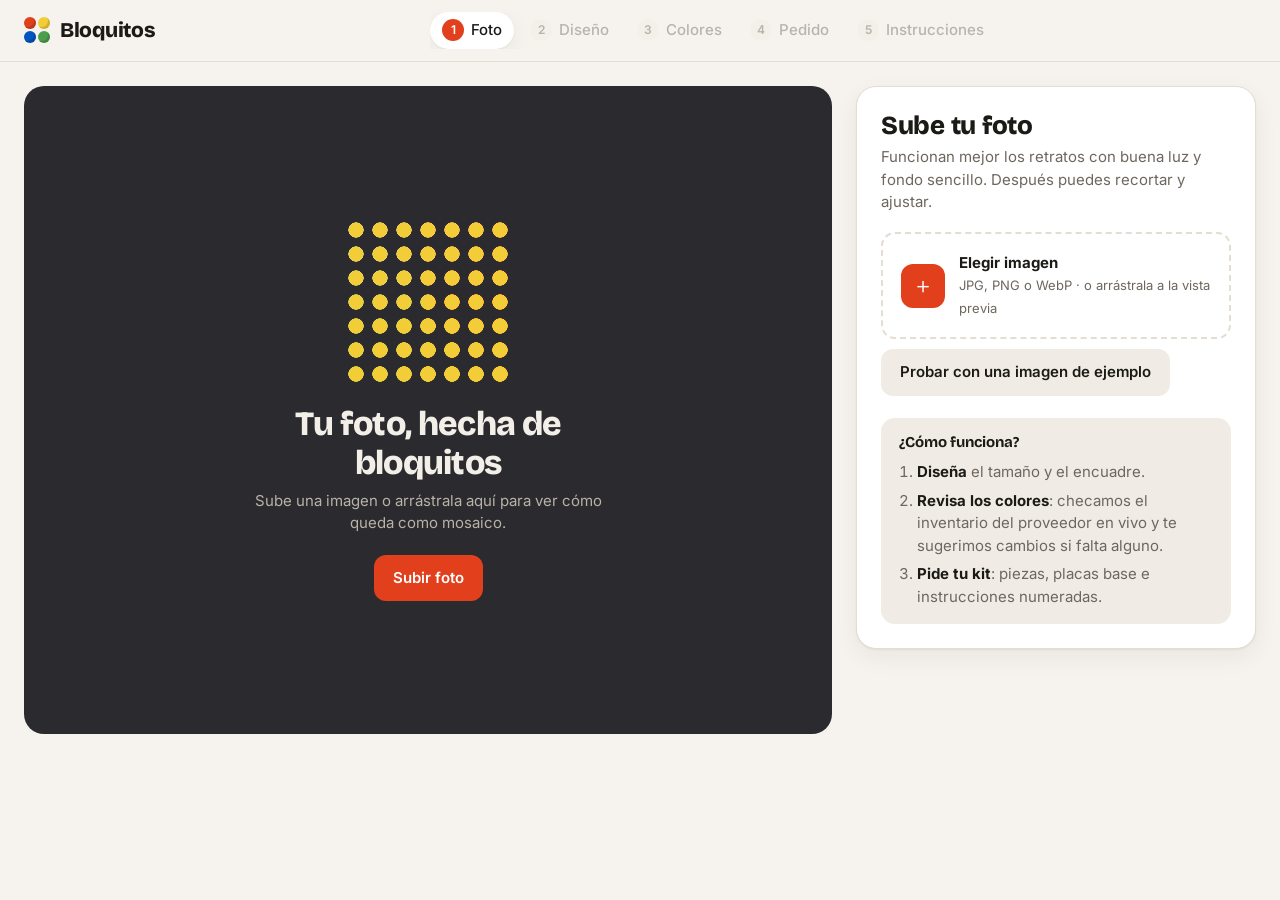
<file: index.html>
<!doctype html>
<html lang="es-MX">
<head>
  <meta charset="utf-8">
  <meta name="viewport" content="width=device-width, initial-scale=1">
  <title>Bloquitos · Mosaicos de bloques</title>
  <meta name="description" content="Sube una foto, mira cómo queda como mosaico de bloques y pide tu kit con instrucciones numeradas.">
  <link rel="preconnect" href="https://fonts.googleapis.com">
  <link rel="preconnect" href="https://fonts.gstatic.com" crossorigin>
  <link href="https://fonts.googleapis.com/css2?family=Bricolage+Grotesque:opsz,wght@12..96,500;12..96,700;12..96,800&family=Inter:wght@400;500;600&display=swap" rel="stylesheet">
  <link rel="stylesheet" href="css/styles.css">
</head>
<body>
  <div class="app" id="app">
    <header class="topbar">
      <a class="brand" href="./">
        <span class="brand-mark" aria-hidden="true"><i></i><i></i><i></i><i></i></span>
        <span class="brand-name" data-store-name>Bloquitos</span>
      </a>
      <nav class="steps" id="steps" aria-label="Pasos">
        <button type="button" data-step="1"><span>1</span>Foto</button>
        <button type="button" data-step="2"><span>2</span>Diseño</button>
        <button type="button" data-step="3"><span>3</span>Colores</button>
        <button type="button" data-step="4"><span>4</span>Pedido</button>
        <button type="button" data-step="5"><span>5</span>Instrucciones</button>
      </nav>
      <div class="price-pill" id="pricePill" hidden></div>
    </header>

    <main class="layout">
      <section class="stage" aria-label="Vista previa">
        <div class="stage-frame" id="dropZone">
          <canvas id="stageCanvas" hidden></canvas>
          <div class="empty" id="emptyState">
            <div class="empty-art" aria-hidden="true"></div>
            <h1>Tu foto, hecha de bloquitos</h1>
            <p>Sube una imagen o arrástrala aquí para ver cómo queda como mosaico.</p>
            <label class="btn btn-primary">
              <input type="file" accept="image/*" data-file hidden>Subir foto
            </label>
          </div>
          <div class="drop-hint" aria-hidden="true">Suelta tu imagen aquí</div>
        </div>
        <div class="stage-bar" id="stageBar" hidden>
          <div class="stage-meta" id="stageMeta"></div>
          <div class="seg" role="group" aria-label="Vista">
            <button type="button" data-view="mosaic" aria-pressed="true">Mosaico</button>
            <button type="button" data-view="original" aria-pressed="false">Original</button>
          </div>
          <label class="toggle"><input type="checkbox" id="plateGrid"><span>Placas</span></label>
        </div>
      </section>

      <aside class="panel">
        <!-- 1 · Foto -->
        <section class="step-panel" data-panel="1">
          <h2>Sube tu foto</h2>
          <p class="muted">Funcionan mejor los retratos con buena luz y fondo sencillo. Después puedes recortar y ajustar.</p>
          <label class="upload">
            <input type="file" accept="image/*" data-file hidden>
            <span class="upload-icon" aria-hidden="true">＋</span>
            <span><b>Elegir imagen</b><br><small>JPG, PNG o WebP · o arrástrala a la vista previa</small></span>
          </label>
          <button type="button" class="btn btn-ghost" id="sampleBtn">Probar con una imagen de ejemplo</button>
          <div class="how">
            <h3>¿Cómo funciona?</h3>
            <ol>
              <li><b>Diseña</b> el tamaño y el encuadre.</li>
              <li><b>Revisa los colores</b>: checamos el inventario del proveedor en vivo y te sugerimos cambios si falta alguno.</li>
              <li><b>Pide tu kit</b>: piezas, placas base e instrucciones numeradas.</li>
            </ol>
          </div>
        </section>

        <!-- 2 · Diseño -->
        <section class="step-panel" data-panel="2" hidden>
          <h2>Diseña tu mosaico</h2>
          <h3>Tamaño</h3>
          <div class="sizes" id="sizes" role="radiogroup" aria-label="Tamaño"></div>

          <h3>Encuadre</h3>
          <div class="sliders">
            <label>Zoom <input type="range" min="1" max="3" step="0.01" value="1" data-crop="zoom"></label>
            <label>Horizontal <input type="range" min="-1" max="1" step="0.01" value="0" data-crop="x"></label>
            <label>Vertical <input type="range" min="-1" max="1" step="0.01" value="0" data-crop="y"></label>
          </div>

          <h3>Ajustes</h3>
          <div class="sliders">
            <label>Brillo <input type="range" min="-60" max="60" value="0" data-adj="brightness"></label>
            <label>Contraste <input type="range" min="-60" max="60" value="0" data-adj="contrast"></label>
            <label>Saturación <input type="range" min="-100" max="80" value="0" data-adj="saturation"></label>
          </div>
          <label class="toggle"><input type="checkbox" id="dither"><span>Difuminado (más detalle en degradados)</span></label>
          <button type="button" class="btn btn-ghost btn-sm" id="resetAdj">Restablecer ajustes</button>

          <details class="palette-box">
            <summary>Colores del catálogo <span class="muted" id="paletteCount"></span></summary>
            <p class="muted small">Solo usamos colores que vende el proveedor. Toca uno para excluirlo del mosaico.</p>
            <div class="palette" id="palette"></div>
          </details>

          <div class="actions"><button type="button" class="btn btn-primary" data-goto="3">Revisar colores →</button></div>
        </section>

        <!-- 3 · Colores / inventario -->
        <section class="step-panel" data-panel="3" hidden>
          <h2>Colores e inventario</h2>
          <div class="live" id="liveStatus"><span class="dot"></span><span>Consultando inventario…</span></div>
          <div id="issues"></div>
          <h3>Colores de tu mosaico</h3>
          <div class="color-table" id="colorTable"></div>
          <div class="actions"><button type="button" class="btn btn-primary" id="toOrder" data-goto="4">Continuar al pedido →</button></div>
        </section>

        <!-- 4 · Pedido -->
        <section class="step-panel" data-panel="4" hidden>
          <h2>Tu pedido</h2>
          <div id="orderSummary"></div>
          <form id="orderForm" class="form" novalidate>
            <h3>Envío</h3>
            <label>Nombre completo<input name="nombre" autocomplete="name" required></label>
            <div class="row2">
              <label>Correo<input name="email" type="email" autocomplete="email" required></label>
              <label>Teléfono<input name="telefono" type="tel" autocomplete="tel" required></label>
            </div>
            <label>Calle y número<input name="calle" autocomplete="address-line1" required></label>
            <div class="row2">
              <label>Colonia<input name="colonia" autocomplete="address-line2" required></label>
              <label>C.P.<input name="cp" inputmode="numeric" pattern="\d{5}" autocomplete="postal-code" required></label>
            </div>
            <div class="row2">
              <label>Ciudad<input name="ciudad" autocomplete="address-level2" required></label>
              <label>Estado<input name="estado" autocomplete="address-level1" required></label>
            </div>
            <p class="form-error" id="formError" hidden></p>
            <button type="submit" class="btn btn-primary btn-block">Confirmar pedido</button>
          </form>
          <div id="orderDone" hidden></div>
          <div id="adminBox" hidden></div>
        </section>

        <!-- 5 · Instrucciones -->
        <section class="step-panel" data-panel="5" hidden>
          <h2>Instrucciones de armado</h2>
          <p class="muted">Cada color tiene un número. Elige una placa para ver qué número va en cada cuadrito.</p>
          <div class="plate-nav">
            <button type="button" class="btn btn-ghost btn-sm" id="prevPlate" aria-label="Placa anterior">←</button>
            <strong id="plateLabel">A1</strong>
            <button type="button" class="btn btn-ghost btn-sm" id="nextPlate" aria-label="Placa siguiente">→</button>
          </div>
          <div class="plate-map" id="plateMap"></div>
          <h3>Piezas de esta placa</h3>
          <ol class="legend" id="plateLegend"></ol>
          <div class="actions"><button type="button" class="btn btn-primary" id="printBtn">Imprimir o guardar PDF</button></div>
        </section>
      </aside>
    </main>
  </div>

  <div id="printArea" class="print-area"></div>
  <div class="toast" id="toast" role="status" aria-live="polite"></div>
  <script type="module" src="js/app.js"></script>
</body>
</html>
</file>
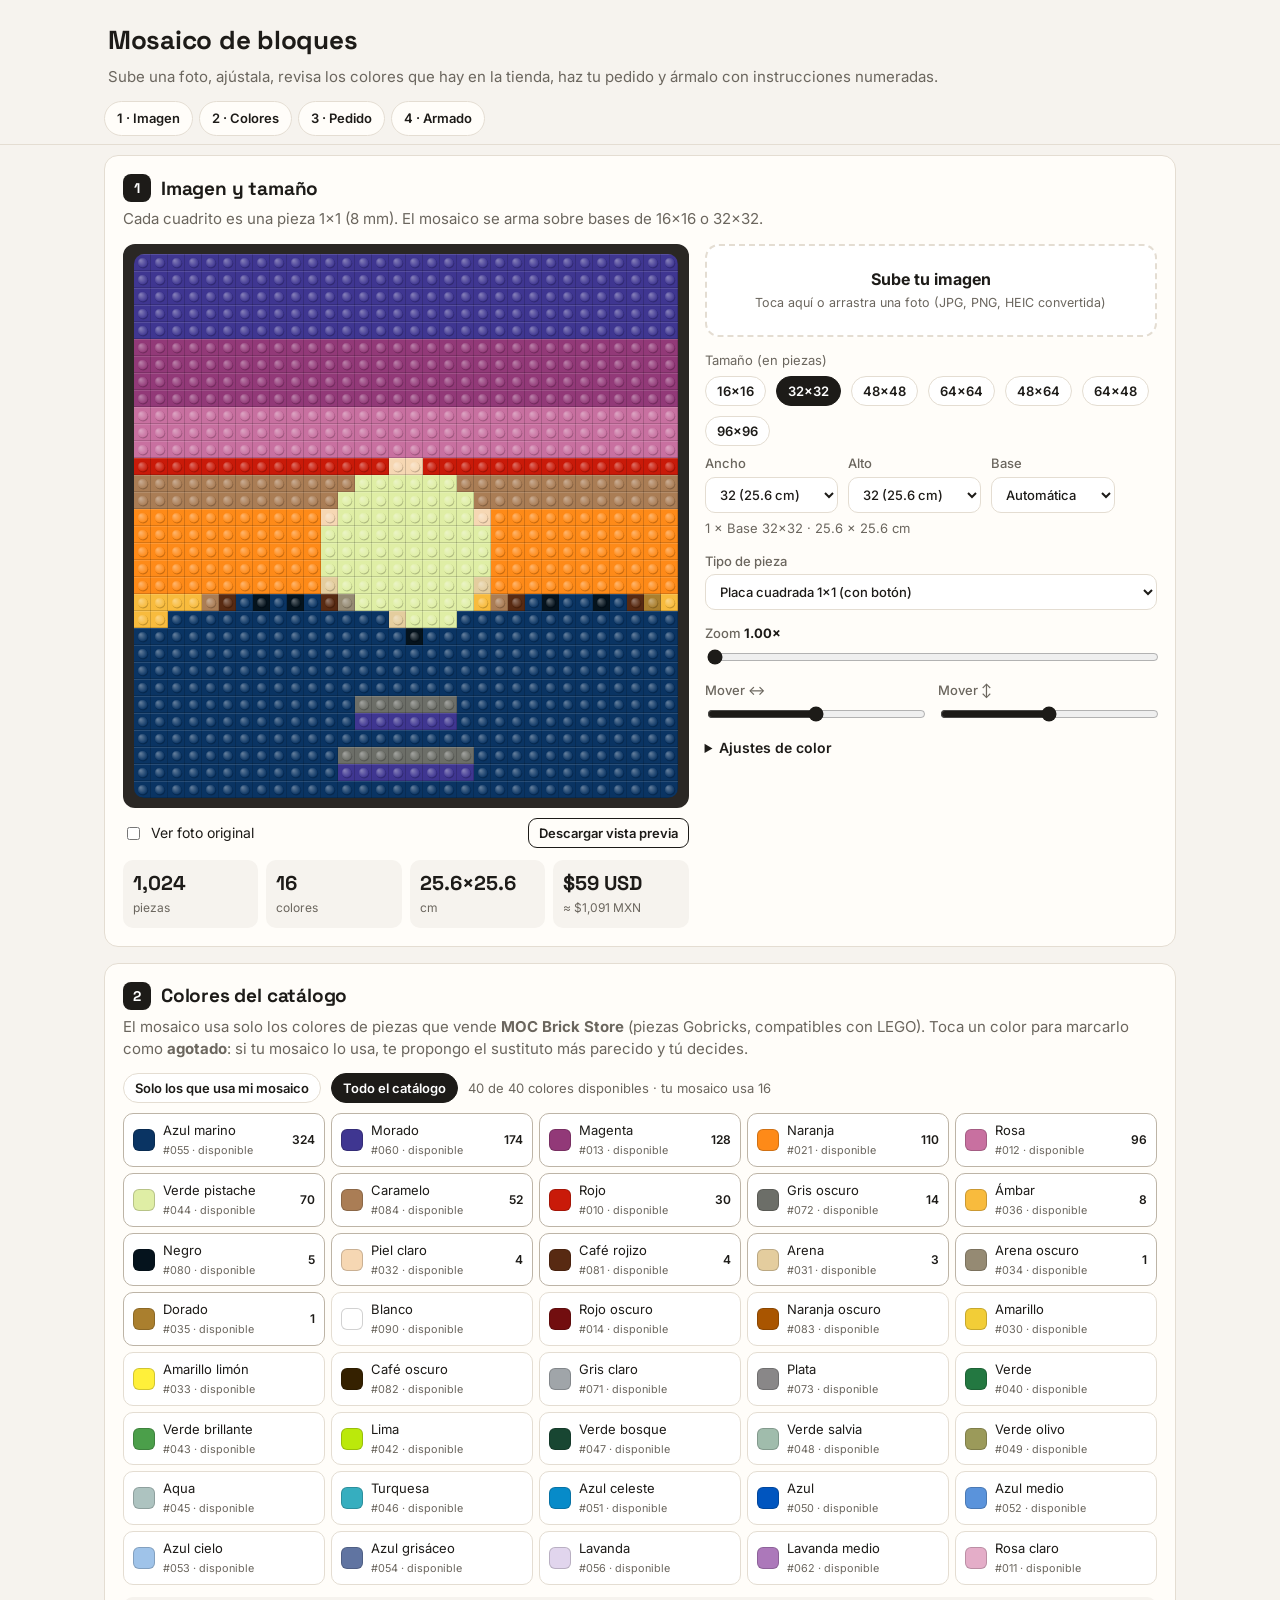
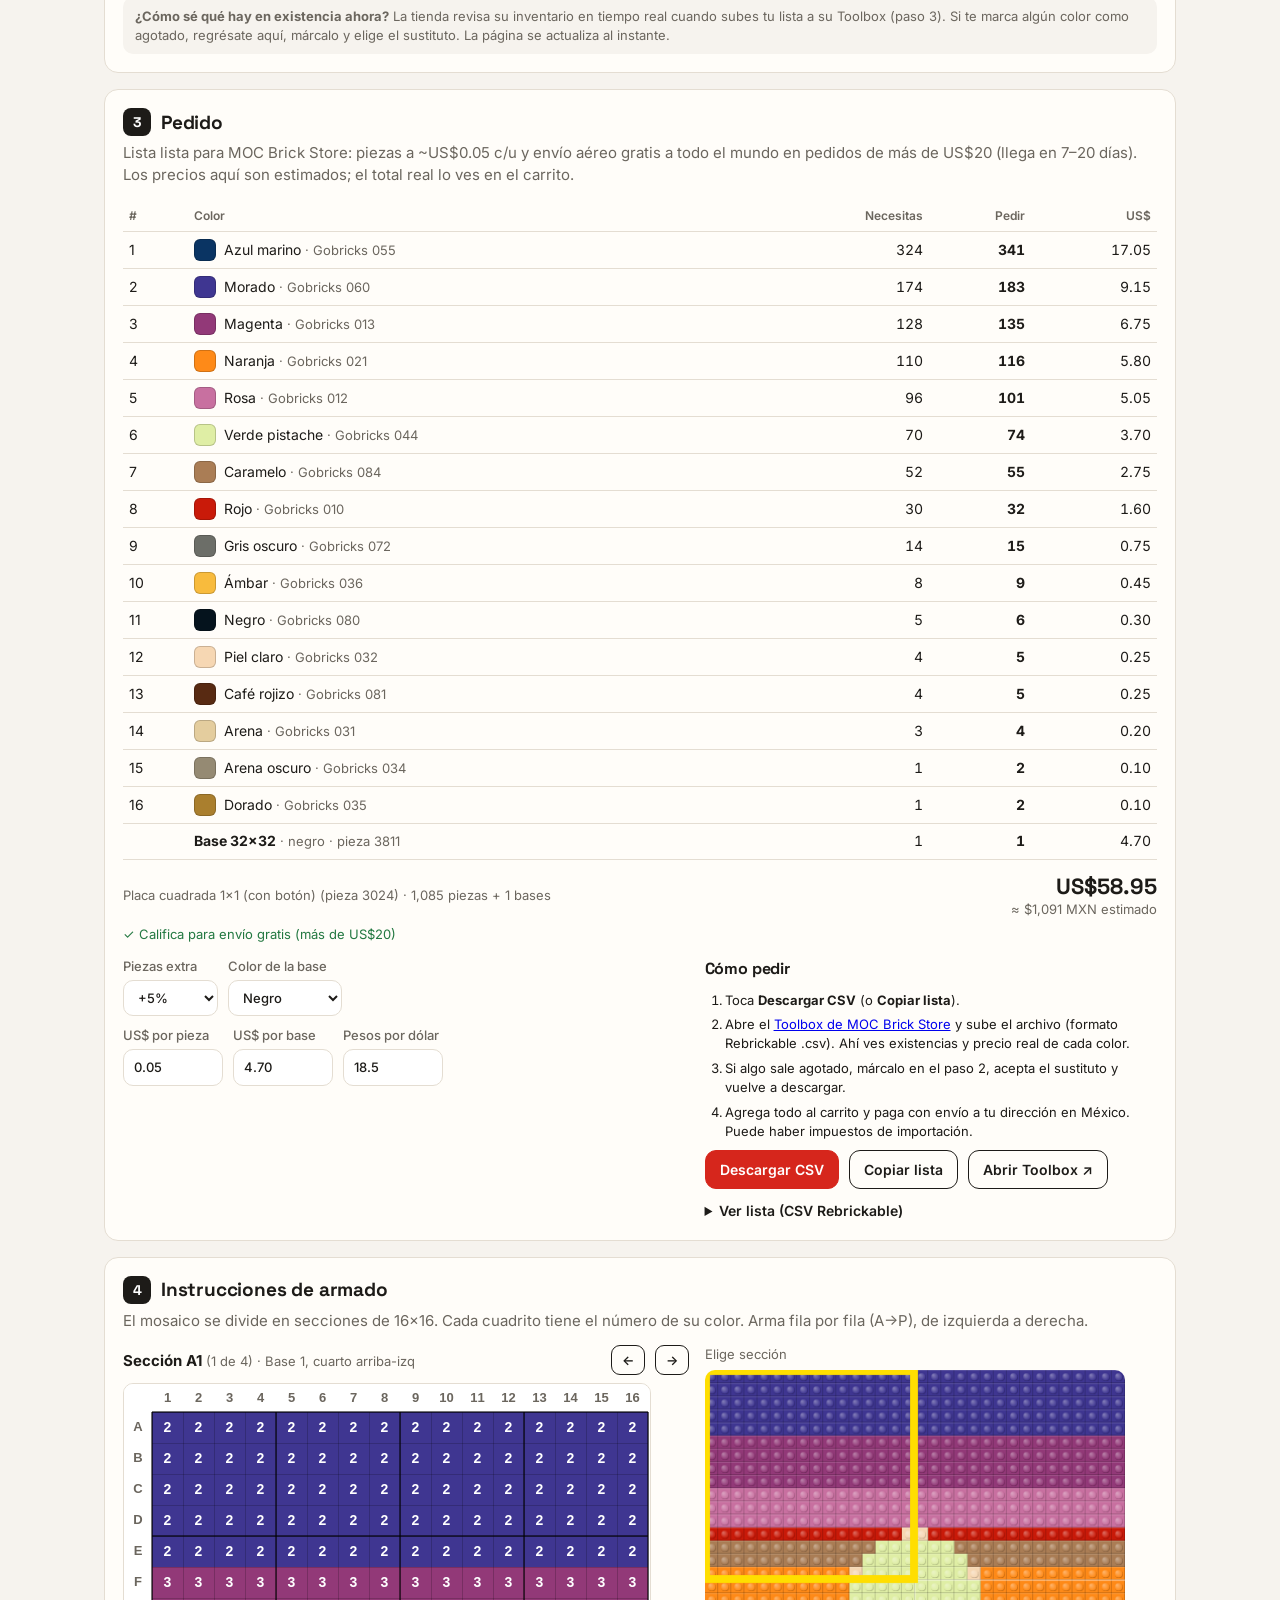
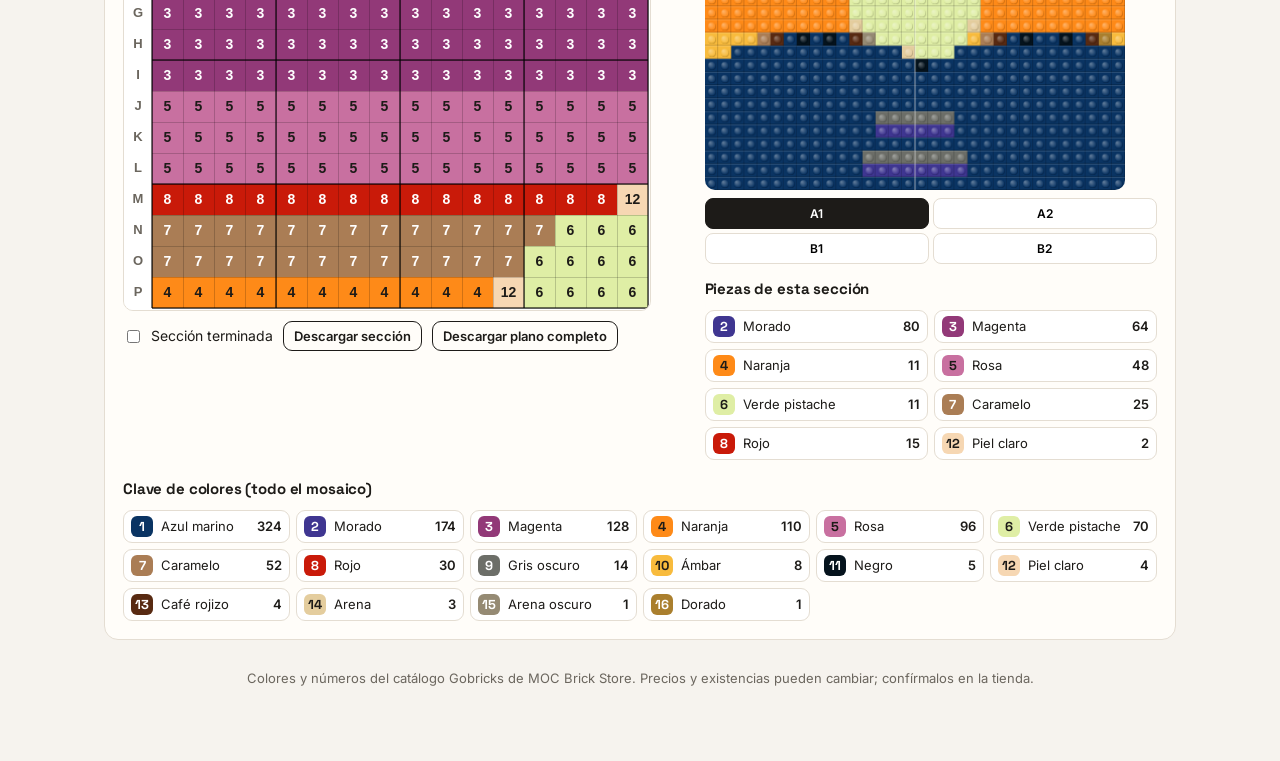
<file: web/index.html>
<!DOCTYPE html>
<html lang="es">
<head>
<meta charset="utf-8">
<meta name="viewport" content="width=device-width, initial-scale=1">
<title>Mosaico de bloques</title>
<link rel="preconnect" href="https://fonts.googleapis.com">
<link rel="preconnect" href="https://fonts.gstatic.com" crossorigin>
<link href="https://fonts.googleapis.com/css2?family=Space+Grotesk:wght@500;700&family=Inter:wght@400;500;600&display=swap" rel="stylesheet">
<style>
:root{
  --bg:#f6f3ee; --card:#fffdf9; --ink:#1d1b18; --mut:#6b665e; --line:#e4ddd2;
  --acc:#d6261c; --acc2:#0055bf; --ok:#237841; --warn:#b85c00; --r:14px;
}
*{box-sizing:border-box}
html,body{margin:0;background:var(--bg);color:var(--ink);font:15px/1.45 Inter,system-ui,sans-serif}
h1,h2,h3{font-family:"Space Grotesk",Inter,sans-serif;margin:0;letter-spacing:-.01em}
h1{font-size:26px}
h2{font-size:19px;display:flex;align-items:center;gap:10px}
h2 .n{display:inline-grid;place-items:center;width:28px;height:28px;border-radius:8px;background:var(--ink);color:#fff;font-size:14px}
header{padding:22px 18px 6px;max-width:1100px;margin:0 auto}
header p{margin:6px 0 0;color:var(--mut)}
nav{position:sticky;top:0;z-index:5;background:rgba(246,243,238,.94);backdrop-filter:blur(6px);border-bottom:1px solid var(--line)}
nav .in{max-width:1100px;margin:0 auto;display:flex;gap:6px;overflow-x:auto;padding:8px 14px;scrollbar-width:none}
nav a{flex:none;text-decoration:none;color:var(--ink);font-weight:600;font-size:13px;padding:7px 12px;border-radius:999px;border:1px solid var(--line);background:var(--card)}
nav a .dot{display:inline-block;width:7px;height:7px;border-radius:50%;background:var(--warn);margin-left:6px;vertical-align:middle}
main{max-width:1100px;margin:0 auto;padding:10px 14px 60px;display:grid;gap:16px}
section{background:var(--card);border:1px solid var(--line);border-radius:var(--r);padding:18px;scroll-margin-top:60px}
section > p.lead{color:var(--mut);margin:6px 0 14px}
.row{display:flex;flex-wrap:wrap;gap:10px;align-items:center}
.grid2{display:grid;grid-template-columns:1fr;gap:16px}
@media(min-width:860px){.grid2{grid-template-columns:1.25fr 1fr}}
label.f{display:grid;gap:4px;font-size:13px;color:var(--mut);font-weight:500}
label.f span b{color:var(--ink)}
input[type=range]{width:100%;accent-color:var(--ink)}
select,input[type=number]{font:inherit;padding:8px 10px;border-radius:10px;border:1px solid var(--line);background:#fff;color:var(--ink);min-width:0}
.btn{font:600 14px Inter,sans-serif;border:1px solid var(--ink);background:var(--ink);color:#fff;padding:10px 14px;border-radius:11px;cursor:pointer;text-decoration:none;display:inline-flex;align-items:center;gap:8px}
.btn.ghost{background:transparent;color:var(--ink)}
.btn.red{background:var(--acc);border-color:var(--acc)}
.btn.sm{padding:6px 10px;font-size:13px;border-radius:9px}
.btn:disabled{opacity:.4;cursor:not-allowed}
.chip{font:600 13px Inter;padding:6px 11px;border-radius:999px;border:1px solid var(--line);background:#fff;cursor:pointer;color:var(--ink)}
.chip.on{background:var(--ink);color:#fff;border-color:var(--ink)}
.drop{border:2px dashed var(--line);border-radius:var(--r);padding:22px;text-align:center;cursor:pointer;background:#fff}
.drop.over{border-color:var(--acc2);background:#eef4ff}
.drop strong{display:block;font-size:16px}
.drop small{color:var(--mut)}
canvas{display:block;max-width:100%;height:auto;border-radius:10px}
.stage{background:#2a2724;border-radius:12px;padding:10px;display:grid;place-items:center}
.stats{display:grid;grid-template-columns:repeat(auto-fit,minmax(120px,1fr));gap:8px;margin-top:12px}
.stat{background:var(--bg);border-radius:10px;padding:10px}
.stat b{display:block;font:700 20px "Space Grotesk"}
.stat span{font-size:12px;color:var(--mut)}
.toggle{display:flex;align-items:center;gap:8px;font-size:14px;cursor:pointer}
.sw{width:22px;height:22px;border-radius:6px;border:1px solid rgba(0,0,0,.18);flex:none;position:relative}
.sw.r{border-radius:50%}
.pal{display:grid;grid-template-columns:repeat(auto-fill,minmax(180px,1fr));gap:6px;margin-top:10px}
.pc{display:flex;align-items:center;gap:8px;padding:7px 9px;border:1px solid var(--line);border-radius:10px;background:#fff;cursor:pointer;font-size:13px;user-select:none}
.pc .meta{flex:1;min-width:0}
.pc .meta div{white-space:nowrap;overflow:hidden;text-overflow:ellipsis}
.pc .meta small{color:var(--mut)}
.pc .cnt{font-weight:600;font-size:12px}
.pc.off{opacity:.55;background:repeating-linear-gradient(135deg,#fff 0 6px,#f3eee6 6px 12px)}
.pc.off .meta div{text-decoration:line-through}
.pc.used{border-color:#bdb4a6}
.alert{border:1px solid #f0c9a0;background:#fff6ec;border-radius:12px;padding:14px;margin-top:12px}
.alert h3{font-size:15px;margin-bottom:6px;color:var(--warn)}
.subopts{display:flex;flex-wrap:wrap;gap:6px;margin-top:8px}
.subopt{display:flex;align-items:center;gap:6px;border:1px solid var(--line);background:#fff;border-radius:10px;padding:6px 10px;cursor:pointer;font:500 13px Inter}
.subopt:hover{border-color:var(--ink)}
.subopt em{font-style:normal;color:var(--mut);font-size:12px}
.done{border:1px solid #bfe0c9;background:#effaf2;border-radius:12px;padding:10px 14px;margin-top:10px;display:flex;flex-wrap:wrap;align-items:center;gap:8px;font-size:14px}
table{width:100%;border-collapse:collapse;font-size:14px}
th,td{text-align:left;padding:7px 6px;border-bottom:1px solid var(--line)}
th{font-size:12px;color:var(--mut);font-weight:600}
td.num,th.num{text-align:right;font-variant-numeric:tabular-nums}
.tot{font:700 22px "Space Grotesk"}
.mut{color:var(--mut)}
.small{font-size:13px}
.steps{margin:10px 0 0;padding-left:20px}
.steps li{margin:6px 0}
.secgrid{display:grid;gap:4px;margin-top:8px}
.secbtn{font:600 12px Inter;border:1px solid var(--line);background:#fff;border-radius:8px;padding:7px 0;cursor:pointer;position:relative}
.secbtn.on{background:var(--ink);color:#fff;border-color:var(--ink)}
.secbtn.ok::after{content:"✓";position:absolute;top:1px;right:4px;font-size:10px;color:var(--ok)}
.secbtn.on.ok::after{color:#9fe0b0}
.legend{display:grid;grid-template-columns:repeat(auto-fill,minmax(150px,1fr));gap:6px;margin-top:10px}
.lg{display:flex;align-items:center;gap:8px;font-size:13px;padding:5px 7px;border:1px solid var(--line);border-radius:9px;background:#fff}
.lg .k{font:700 13px "Space Grotesk";min-width:22px;text-align:center}
.lg .q{margin-left:auto;font-weight:600}
.toast{position:fixed;left:50%;bottom:22px;transform:translateX(-50%);background:var(--ink);color:#fff;padding:10px 16px;border-radius:10px;font-size:14px;opacity:0;pointer-events:none;transition:.25s;z-index:20;max-width:90vw}
.toast.on{opacity:1}
textarea{width:100%;font:12px ui-monospace,monospace;border:1px solid var(--line);border-radius:10px;padding:8px;min-height:90px;background:#fff}
.note{font-size:13px;color:var(--mut);background:var(--bg);border-radius:10px;padding:10px 12px;margin-top:12px}
details summary{cursor:pointer;font-weight:600;font-size:14px}
.hide{display:none!important}
</style>
</head>
<body>
<header>
  <h1>Mosaico de bloques</h1>
  <p>Sube una foto, ajústala, revisa los colores que hay en la tienda, haz tu pedido y ármalo con instrucciones numeradas.</p>
</header>
<nav><div class="in">
  <a href="#paso-imagen">1 · Imagen</a>
  <a href="#paso-colores" id="navColores">2 · Colores</a>
  <a href="#paso-pedido">3 · Pedido</a>
  <a href="#paso-armado">4 · Armado</a>
</div></nav>

<main>
<!-- 1 -->
<section id="paso-imagen">
  <h2><span class="n">1</span>Imagen y tamaño</h2>
  <p class="lead">Cada cuadrito es una pieza 1×1 (8 mm). El mosaico se arma sobre bases de 16×16 o 32×32.</p>
  <div class="grid2">
    <div>
      <div class="stage"><canvas id="cvMosaic" width="10" height="10"></canvas></div>
      <div class="row" style="margin-top:10px;justify-content:space-between">
        <label class="toggle"><input type="checkbox" id="cmpOrig"> Ver foto original</label>
        <button class="btn ghost sm" id="dlPreview">Descargar vista previa</button>
      </div>
      <div class="stats" id="stats"></div>
    </div>
    <div style="display:grid;gap:14px;align-content:start">
      <div class="drop" id="drop">
        <strong>Sube tu imagen</strong>
        <small>Toca aquí o arrastra una foto (JPG, PNG, HEIC convertida)</small>
        <input type="file" id="file" accept="image/*" class="hide">
      </div>
      <div>
        <div class="small mut" style="margin-bottom:6px">Tamaño (en piezas)</div>
        <div class="row" id="presets"></div>
        <div class="row" style="margin-top:8px">
          <label class="f">Ancho<select id="selW"></select></label>
          <label class="f">Alto<select id="selH"></select></label>
          <label class="f">Base<select id="selBase">
            <option value="auto">Automática</option>
            <option value="32">Bases 32×32</option>
            <option value="16">Placas 16×16</option>
          </select></label>
        </div>
        <div class="small mut" id="sizeInfo" style="margin-top:6px"></div>
      </div>
      <label class="f">Tipo de pieza<select id="selPiece"></select></label>
      <label class="f"><span>Zoom <b id="vZoom"></b></span><input type="range" id="zoom" min="1" max="3" step="0.05" value="1"></label>
      <div class="row" style="gap:14px">
        <label class="f" style="flex:1;min-width:120px"><span>Mover ↔</span><input type="range" id="cropX" min="0" max="1" step="0.01" value="0.5"></label>
        <label class="f" style="flex:1;min-width:120px"><span>Mover ↕</span><input type="range" id="cropY" min="0" max="1" step="0.01" value="0.5"></label>
      </div>
      <details>
        <summary>Ajustes de color</summary>
        <div style="display:grid;gap:10px;margin-top:10px">
          <label class="f"><span>Brillo <b id="vBri"></b></span><input type="range" id="bri" min="-60" max="60" value="0"></label>
          <label class="f"><span>Contraste <b id="vCon"></b></span><input type="range" id="con" min="-60" max="60" value="0"></label>
          <label class="f"><span>Saturación <b id="vSat"></b></span><input type="range" id="sat" min="0" max="200" value="100"></label>
          <label class="f"><span>Máximo de colores <b id="vMax"></b></span><input type="range" id="maxc" min="4" max="40" value="40"></label>
          <label class="toggle"><input type="checkbox" id="dither"> Difuminado (más detalle, más colores mezclados)</label>
          <button class="btn ghost sm" id="resetAdj" style="justify-self:start">Restablecer ajustes</button>
        </div>
      </details>
    </div>
  </div>
</section>

<!-- 2 -->
<section id="paso-colores">
  <h2><span class="n">2</span>Colores del catálogo</h2>
  <p class="lead">El mosaico usa solo los colores de piezas que vende <b>MOC Brick Store</b> (piezas Gobricks, compatibles con LEGO). Toca un color para marcarlo como <b>agotado</b>: si tu mosaico lo usa, te propongo el sustituto más parecido y tú decides.</p>
  <div class="row">
    <button class="chip" id="showUsed">Solo los que usa mi mosaico</button>
    <button class="chip on" id="showAll">Todo el catálogo</button>
    <span class="small mut" id="palInfo"></span>
  </div>
  <div id="pendingBox"></div>
  <div id="subsBox"></div>
  <div class="pal" id="pal"></div>
  <div class="note">
    <b>¿Cómo sé qué hay en existencia ahora?</b> La tienda revisa su inventario en tiempo real cuando subes tu lista a su Toolbox (paso 3). Si te marca algún color como agotado, regrésate aquí, márcalo y elige el sustituto. La página se actualiza al instante.
  </div>
</section>

<!-- 3 -->
<section id="paso-pedido">
  <h2><span class="n">3</span>Pedido</h2>
  <p class="lead">Lista lista para MOC Brick Store: piezas a ~US$0.05 c/u y envío aéreo gratis a todo el mundo en pedidos de más de US$20 (llega en 7–20 días). Los precios aquí son estimados; el total real lo ves en el carrito.</p>
  <div id="orderBlock"></div>
  <div class="grid2" style="margin-top:14px">
    <div>
      <div class="row">
        <label class="f">Piezas extra<select id="spare">
          <option value="0">Sin extra</option>
          <option value="3">+3%</option>
          <option value="5" selected>+5%</option>
          <option value="10">+10%</option>
        </select></label>
        <label class="f">Color de la base<select id="baseColor"></select></label>
      </div>
      <div class="row" style="margin-top:10px">
        <label class="f">US$ por pieza<input type="number" id="pPiece" step="0.005" min="0" value="0.05" style="width:100px"></label>
        <label class="f">US$ por base<input type="number" id="pBase" step="0.1" min="0" value="4.70" style="width:100px"></label>
        <label class="f">Pesos por dólar<input type="number" id="fx" step="0.1" min="1" value="18.5" style="width:100px"></label>
      </div>
    </div>
    <div>
      <h3 style="font-size:16px">Cómo pedir</h3>
      <ol class="steps small">
        <li>Toca <b>Descargar CSV</b> (o <b>Copiar lista</b>).</li>
        <li>Abre el <a href="https://toolbox.mocbrickstore.com/" target="_blank" rel="noopener">Toolbox de MOC Brick Store</a> y sube el archivo (formato Rebrickable .csv). Ahí ves existencias y precio real de cada color.</li>
        <li>Si algo sale agotado, márcalo en el paso 2, acepta el sustituto y vuelve a descargar.</li>
        <li>Agrega todo al carrito y paga con envío a tu dirección en México. Puede haber impuestos de importación.</li>
      </ol>
      <div class="row" style="margin-top:10px">
        <button class="btn red" id="dlCsv">Descargar CSV</button>
        <button class="btn ghost" id="cpCsv">Copiar lista</button>
        <a class="btn ghost" href="https://toolbox.mocbrickstore.com/" target="_blank" rel="noopener">Abrir Toolbox ↗</a>
      </div>
      <details style="margin-top:12px">
        <summary>Ver lista (CSV Rebrickable)</summary>
        <textarea id="csvOut" readonly></textarea>
      </details>
    </div>
  </div>
</section>

<!-- 4 -->
<section id="paso-armado">
  <h2><span class="n">4</span>Instrucciones de armado</h2>
  <p class="lead">El mosaico se divide en secciones de 16×16. Cada cuadrito tiene el número de su color. Arma fila por fila (A→P), de izquierda a derecha.</p>
  <div class="grid2">
    <div>
      <div class="row" style="justify-content:space-between;margin-bottom:8px">
        <div><b id="secTitle"></b> <span class="mut small" id="secSub"></span></div>
        <div class="row">
          <button class="btn ghost sm" id="secPrev">←</button>
          <button class="btn ghost sm" id="secNext">→</button>
        </div>
      </div>
      <canvas id="cvSection" width="10" height="10" style="background:#fff;border:1px solid var(--line)"></canvas>
      <div class="row" style="margin-top:10px">
        <label class="toggle"><input type="checkbox" id="secDone"> Sección terminada</label>
        <button class="btn ghost sm" id="dlSec">Descargar sección</button>
        <button class="btn ghost sm" id="dlPlan">Descargar plano completo</button>
      </div>
    </div>
    <div>
      <div class="small mut">Elige sección</div>
      <canvas id="cvOverview" width="10" height="10" style="margin-top:6px;cursor:pointer"></canvas>
      <div class="secgrid" id="secGrid"></div>
      <h3 style="font-size:15px;margin-top:14px">Piezas de esta sección</h3>
      <div class="legend" id="secLegend"></div>
    </div>
  </div>
  <h3 style="font-size:15px;margin-top:18px">Clave de colores (todo el mosaico)</h3>
  <div class="legend" id="legend"></div>
</section>
<p class="small mut" style="text-align:center">Colores y números del catálogo Gobricks de MOC Brick Store. Precios y existencias pueden cambiar; confírmalos en la tienda.</p>
</main>
<div class="toast" id="toast"></div>

<script>
"use strict";
/* ---------- Catálogo (colores Gobricks en MOC Brick Store) ---------- */
// [Gobricks #, nombre ES, nombre oficial LEGO, BrickLink id, Rebrickable id, hex]
const PAL = [
 ['090','Blanco','White',1,15,'FFFFFF'],
 ['080','Negro','Black',11,0,'05131D'],
 ['010','Rojo','Bright Red',5,4,'C91A09'],
 ['014','Rojo oscuro','New Dark Red',59,320,'720E0F'],
 ['021','Naranja','Bright Orange',4,25,'FE8A18'],
 ['083','Naranja oscuro','Dark Orange',68,484,'A95500'],
 ['036','Ámbar','Flame Yellowish Orange',110,191,'F8BB3D'],
 ['030','Amarillo','Bright Yellow',3,14,'F2CD37'],
 ['033','Amarillo limón','Cool Yellow',103,226,'FFF03A'],
 ['031','Arena','Brick Yellow (Tan)',2,19,'E4CD9E'],
 ['034','Arena oscuro','Sand Yellow',69,28,'958A73'],
 ['032','Piel claro','Light Nougat',90,78,'F6D7B3'],
 ['084','Caramelo','Medium Nougat',150,84,'AA7D55'],
 ['081','Café rojizo','Reddish Brown',88,70,'582A12'],
 ['082','Café oscuro','Dark Brown',120,308,'352100'],
 ['071','Gris claro','Medium Stone Grey',86,71,'A0A5A9'],
 ['072','Gris oscuro','Dark Stone Grey',85,72,'6C6E68'],
 ['073','Plata','Silver Metallic',95,179,'898788'],
 ['035','Dorado','Warm Gold',115,297,'AA7F2E'],
 ['040','Verde','Dark Green',6,2,'237841'],
 ['043','Verde brillante','Bright Green',36,10,'4B9F4A'],
 ['042','Lima','Bright Yellowish Green',34,27,'BBE90B'],
 ['044','Verde pistache','Spring Yellowish Green',158,158,'DFEEA5'],
 ['047','Verde bosque','Earth Green',80,288,'184632'],
 ['048','Verde salvia','Sand Green',48,378,'A0BCAC'],
 ['049','Verde olivo','Olive Green',155,326,'9B9A5A'],
 ['045','Aqua','Aqua',152,323,'ADC3C0'],
 ['046','Turquesa','Medium Azur',156,322,'36AEBF'],
 ['051','Azul celeste','Dark Azur',153,321,'078BC9'],
 ['050','Azul','Bright Blue',7,1,'0055BF'],
 ['052','Azul medio','Medium Blue',42,73,'5A93DB'],
 ['053','Azul cielo','Light Royal Blue',105,212,'9FC3E9'],
 ['054','Azul grisáceo','Sand Blue',55,379,'6074A1'],
 ['055','Azul marino','Earth Blue',63,272,'0A3463'],
 ['056','Lavanda','Lavender',154,31,'E1D5ED'],
 ['062','Lavanda medio','Medium Lavender',157,30,'AC78BA'],
 ['060','Morado','Medium Lilac',89,85,'3F3691'],
 ['011','Rosa claro','Light Purple',104,29,'E4ADC8'],
 ['012','Rosa','Bright Purple',47,5,'C870A0'],
 ['013','Magenta','Bright Reddish Violet',71,26,'923978'],
].map(([g,n,lego,bl,rb,hex])=>{
  const rgb=[parseInt(hex.slice(0,2),16),parseInt(hex.slice(2,4),16),parseInt(hex.slice(4,6),16)];
  return {g,n,lego,bl,rb,hex:'#'+hex,rgb,lab:rgb2lab(rgb[0],rgb[1],rgb[2]),lum:(0.299*rgb[0]+0.587*rgb[1]+0.114*rgb[2])};
});
const PIECES = {
  '3024': {name:'Placa cuadrada 1×1 (con botón)', shape:'sq', stud:true},
  '98138':{name:'Tile redondo 1×1 (liso)', shape:'rd', stud:false},
  '4073': {name:'Placa redonda 1×1 (con botón)', shape:'rd', stud:true},
  '3070b':{name:'Tile cuadrado 1×1 (liso)', shape:'sq', stud:false},
};
const BASECOLORS = [['Negro',0,'#05131D'],['Gris claro',71,'#A0A5A9'],['Gris oscuro',72,'#6C6E68'],['Blanco',15,'#FFFFFF']];
const PRESETS = [[16,16],[32,32],[48,48],[64,64],[48,64],[64,48],[96,96]];
const SEC = 16;

/* ---------- Color science ---------- */
function rgb2lab(r,g,b){
  const f=c=>{c/=255;return c<=0.04045?c/12.92:Math.pow((c+0.055)/1.055,2.4)};
  let R=f(r),G=f(g),B=f(b);
  let x=(R*0.4124+G*0.3576+B*0.1805)/0.95047, y=(R*0.2126+G*0.7152+B*0.0722), z=(R*0.0193+G*0.1192+B*0.9505)/1.08883;
  const h=t=>t>0.008856?Math.cbrt(t):(7.787*t+16/116);
  x=h(x);y=h(y);z=h(z);
  return [116*y-16,500*(x-y),200*(y-z)];
}
function dE(a,b){ // CIEDE2000
  const [L1,a1,b1]=a,[L2,a2,b2]=b, rad=Math.PI/180;
  const C1=Math.hypot(a1,b1),C2=Math.hypot(a2,b2),Cb=(C1+C2)/2;
  const G=0.5*(1-Math.sqrt(Math.pow(Cb,7)/(Math.pow(Cb,7)+Math.pow(25,7))));
  const a1p=(1+G)*a1,a2p=(1+G)*a2,C1p=Math.hypot(a1p,b1),C2p=Math.hypot(a2p,b2);
  const h=(x,y)=>{if(x===0&&y===0)return 0;let t=Math.atan2(y,x)/rad;return t<0?t+360:t};
  const h1p=h(a1p,b1),h2p=h(a2p,b2);
  const dLp=L2-L1,dCp=C2p-C1p;
  let dhp=0; if(C1p*C2p!==0){dhp=h2p-h1p; if(dhp>180)dhp-=360; else if(dhp<-180)dhp+=360;}
  const dHp=2*Math.sqrt(C1p*C2p)*Math.sin(dhp*rad/2);
  const Lbp=(L1+L2)/2,Cbp=(C1p+C2p)/2;
  let hbp=h1p+h2p; if(C1p*C2p!==0){ if(Math.abs(h1p-h2p)>180) hbp=(h1p+h2p<360)?(h1p+h2p+360)/2:(h1p+h2p-360)/2; else hbp=(h1p+h2p)/2; }
  const T=1-0.17*Math.cos((hbp-30)*rad)+0.24*Math.cos(2*hbp*rad)+0.32*Math.cos((3*hbp+6)*rad)-0.2*Math.cos((4*hbp-63)*rad);
  const dTh=30*Math.exp(-Math.pow((hbp-275)/25,2));
  const RC=2*Math.sqrt(Math.pow(Cbp,7)/(Math.pow(Cbp,7)+Math.pow(25,7)));
  const SL=1+0.015*Math.pow(Lbp-50,2)/Math.sqrt(20+Math.pow(Lbp-50,2)),SC=1+0.045*Cbp,SH=1+0.015*Cbp*T;
  const RT=-Math.sin(2*dTh*rad)*RC;
  return Math.sqrt(Math.pow(dLp/SL,2)+Math.pow(dCp/SC,2)+Math.pow(dHp/SH,2)+RT*(dCp/SC)*(dHp/SH));
}

/* ---------- State ---------- */
const S = {
  img:null, W:32, H:32, base:'auto', piece:'3024', zoom:1, cx:.5, cy:.5,
  bri:0, con:0, sat:100, maxc:40, dither:false,
  avail:Object.fromEntries(PAL.map(p=>[p.g,true])),
  pending:new Set(),   // agotados que el mosaico usa y esperan decisión
  subs:{},             // g agotado -> g sustituto | 'drop'
  grid:null, counts:null, src:null, legendOrder:[], sec:0, secDone:new Set(),
  baseColor:0, spare:5, showUsed:false,
};
const $=id=>document.getElementById(id);
const idxOf=Object.fromEntries(PAL.map((p,i)=>[p.g,i]));

/* ---------- Image loading ---------- */
function demoImage(){
  const c=document.createElement('canvas');c.width=600;c.height=600;const x=c.getContext('2d');
  const g=x.createLinearGradient(0,0,0,600);g.addColorStop(0,'#1d3b8a');g.addColorStop(.45,'#e66f5a');g.addColorStop(.7,'#ffc857');x.fillStyle=g;x.fillRect(0,0,600,600);
  x.fillStyle='#fff3b0';x.beginPath();x.arc(300,330,95,0,7);x.fill();
  x.fillStyle='#2b1d3d';x.beginPath();x.moveTo(0,420);x.quadraticCurveTo(160,330,320,420);x.quadraticCurveTo(470,340,600,400);x.lineTo(600,600);x.lineTo(0,600);x.fill();
  x.fillStyle='#14324a';x.fillRect(0,480,600,120);
  x.fillStyle='rgba(255,243,176,.55)';for(let i=0;i<7;i++){x.fillRect(250-i*6,495+i*14,100+i*12,5);}
  const im=new Image();im.onload=()=>{S.img=im;S.isDemo=true;render();};im.src=c.toDataURL();
}
function loadFile(f){
  if(!f||!f.type.startsWith('image/')){toast('Ese archivo no parece imagen');return;}
  const url=URL.createObjectURL(f);const im=new Image();
  im.onload=()=>{S.img=im;S.isDemo=false;S.zoom=1;S.cx=.5;S.cy=.5;$('zoom').value=1;$('cropX').value=.5;$('cropY').value=.5;S.pending.clear();render();toast('Imagen cargada');};
  im.onerror=()=>toast('No pude leer esa imagen (prueba JPG o PNG)');
  im.src=url;
}

/* ---------- Pipeline ---------- */
function sample(){
  const {img,W,H}=S; const iw=img.naturalWidth||img.width, ih=img.naturalHeight||img.height;
  const ta=W/H; let sw,sh; if(iw/ih>ta){sh=ih;sw=ih*ta;}else{sw=iw;sh=iw/ta;}
  sw/=S.zoom;sh/=S.zoom; const sx=(iw-sw)*S.cx, sy=(ih-sh)*S.cy;
  // reducción por pasos para evitar aliasing
  let cw=Math.max(W,Math.round(sw)),ch=Math.max(H,Math.round(sh));
  let cur=document.createElement('canvas');cur.width=cw;cur.height=ch;
  let cx=cur.getContext('2d');cx.imageSmoothingQuality='high';cx.drawImage(img,sx,sy,sw,sh,0,0,cw,ch);
  while(cw/2>W*1.5||ch/2>H*1.5){
    const nw=Math.max(W,Math.round(cw/2)),nh=Math.max(H,Math.round(ch/2));
    const n=document.createElement('canvas');n.width=nw;n.height=nh;const nx=n.getContext('2d');nx.imageSmoothingQuality='high';nx.drawImage(cur,0,0,nw,nh);cur=n;cw=nw;ch=nh;
  }
  const o=document.createElement('canvas');o.width=W;o.height=H;const ox=o.getContext('2d');ox.imageSmoothingQuality='high';ox.drawImage(cur,0,0,W,H);
  const d=ox.getImageData(0,0,W,H).data;
  const px=new Float32Array(W*H*3);
  const b=S.bri*2.2, c=S.con, cf=(259*(c*2.55+255))/(255*(259-c*2.55)), s=S.sat/100;
  for(let i=0,j=0;i<d.length;i+=4,j+=3){
    let r=d[i],g=d[i+1],bl=d[i+2];
    // fondo transparente -> blanco
    const a=d[i+3]/255; r=r*a+255*(1-a); g=g*a+255*(1-a); bl=bl*a+255*(1-a);
    r=cf*(r-128)+128+b; g=cf*(g-128)+128+b; bl=cf*(bl-128)+128+b;
    const L=0.299*r+0.587*g+0.114*bl; r=L+(r-L)*s; g=L+(g-L)*s; bl=L+(bl-L)*s;
    px[j]=r;px[j+1]=g;px[j+2]=bl;
  }
  S.src=o; return px;
}
function quantize(px,allowed){
  const {W,H}=S, N=W*H, out=new Uint8Array(N), cache=new Map();
  const near=(r,g,b)=>{
    r=Math.max(0,Math.min(255,Math.round(r)));g=Math.max(0,Math.min(255,Math.round(g)));b=Math.max(0,Math.min(255,Math.round(b)));
    const k=(r<<16)|(g<<8)|b; let v=cache.get(k); if(v!==undefined)return v;
    const lab=rgb2lab(r,g,b); let best=allowed[0],bd=1e9;
    for(const i of allowed){const e=dE(lab,PAL[i].lab); if(e<bd){bd=e;best=i;}}
    cache.set(k,best); return best;
  };
  if(!S.dither){ for(let p=0;p<N;p++) out[p]=near(px[p*3],px[p*3+1],px[p*3+2]); return out; }
  const e=Float32Array.from(px);
  for(let y=0;y<H;y++)for(let x=0;x<W;x++){
    const p=y*W+x,j=p*3; const i=near(e[j],e[j+1],e[j+2]); out[p]=i;
    const [pr,pg,pb]=PAL[i].rgb; const er=(e[j]-pr)*.85,eg=(e[j+1]-pg)*.85,eb=(e[j+2]-pb)*.85; // difusión suavizada
    const add=(xx,yy,f)=>{if(xx<0||xx>=W||yy>=H)return;const q=(yy*W+xx)*3;e[q]+=er*f;e[q+1]+=eg*f;e[q+2]+=eb*f;};
    add(x+1,y,7/16);add(x-1,y+1,3/16);add(x,y+1,5/16);add(x+1,y+1,1/16);
  }
  return out;
}
function allowedIdx(){
  return PAL.map((p,i)=>i).filter(i=>{const g=PAL[i].g;
    if(S.avail[g])return true;
    if(S.subs[g]==='drop')return false;
    return S.pending.has(g)||!!S.subs[g];
  });
}
function compute(){
  const px=sample();
  let allowed=allowedIdx(); if(!allowed.length){allowed=[idxOf['080'],idxOf['090']];}
  let grid=quantize(px,allowed);
  let counts=countOf(grid);
  if(S.maxc<allowed.length){
    const keep=allowed.filter(i=>counts[i]>0).sort((a,b)=>counts[b]-counts[a]).slice(0,S.maxc);
    // conserva colores agotados en espera de decisión
    for(const g of S.pending){const i=idxOf[g]; if(!keep.includes(i)&&counts[i]>0)keep.push(i);}
    if(keep.length<allowed.filter(i=>counts[i]>0).length){grid=quantize(px,keep);}
  }
  // aplicar sustituciones confirmadas
  for(let p=0;p<grid.length;p++){const g=PAL[grid[p]].g, t=S.subs[g]; if(t&&t!=='drop')grid[p]=idxOf[t];}
  S.grid=grid; S.counts=countOf(grid);
  // pendientes que ya no se usan -> quitar
  for(const g of [...S.pending]) if(!S.counts[idxOf[g]]) S.pending.delete(g);
  S.legendOrder=PAL.map((p,i)=>i).filter(i=>S.counts[i]>0).sort((a,b)=>S.counts[b]-S.counts[a]);
}
function countOf(grid){const c=new Array(PAL.length).fill(0);for(const v of grid)c[v]++;return c;}

/* ---------- Drawing ---------- */
function drawPiece(x,px,py,cs,col,shape,stud,baseHex){
  if(shape==='rd'){
    x.fillStyle=baseHex; x.fillRect(px,py,cs,cs);
    x.fillStyle=col; x.beginPath(); x.arc(px+cs/2,py+cs/2,cs*0.46,0,7); x.fill();
  } else {
    x.fillStyle=col; x.fillRect(px,py,cs,cs);
    x.fillStyle='rgba(0,0,0,.16)'; x.fillRect(px,py+cs-Math.max(1,cs*.06),cs,Math.max(1,cs*.06)); x.fillRect(px+cs-Math.max(1,cs*.06),py,Math.max(1,cs*.06),cs);
    x.fillStyle='rgba(255,255,255,.12)'; x.fillRect(px,py,cs,Math.max(1,cs*.05));
  }
  if(stud&&cs>=6){
    const r=cs*0.3,cx=px+cs/2,cy=py+cs/2;
    x.fillStyle='rgba(0,0,0,.22)'; x.beginPath(); x.arc(cx+cs*.04,cy+cs*.05,r,0,7); x.fill();
    x.fillStyle=col; x.beginPath(); x.arc(cx,cy,r,0,7); x.fill();
    const g=x.createRadialGradient(cx-r*.4,cy-r*.4,r*.1,cx,cy,r); g.addColorStop(0,'rgba(255,255,255,.35)'); g.addColorStop(1,'rgba(255,255,255,0)');
    x.fillStyle=g; x.beginPath(); x.arc(cx,cy,r,0,7); x.fill();
  }
}
function renderMosaic(canvas,cs,opts={}){
  const {W,H,grid}=S, pc=PIECES[S.piece], baseHex=BASECOLORS.find(b=>b[1]===S.baseColor)[2];
  canvas.width=W*cs; canvas.height=H*cs; const x=canvas.getContext('2d');
  for(let y=0;y<H;y++)for(let xx=0;xx<W;xx++){
    const i=grid[y*W+xx]; const col=PAL[i].hex;
    drawPiece(x,xx*cs,y*cs,cs,col,pc.shape,pc.stud,baseHex);
    if(opts.flag && S.pending.has(PAL[i].g)){
      x.strokeStyle='#ff2d55';x.lineWidth=Math.max(1,cs*.12);x.strokeRect(xx*cs+1,y*cs+1,cs-2,cs-2);
    }
  }
  if(opts.sections){
    x.strokeStyle='rgba(255,255,255,.55)';x.lineWidth=Math.max(1,cs*.08);
    for(let sx=SEC;sx<W;sx+=SEC){x.beginPath();x.moveTo(sx*cs,0);x.lineTo(sx*cs,H*cs);x.stroke();}
    for(let sy=SEC;sy<H;sy+=SEC){x.beginPath();x.moveTo(0,sy*cs);x.lineTo(W*cs,sy*cs);x.stroke();}
  }
}
function numColor(i){return PAL[i].lum>140?'#1d1b18':'#ffffff';}
function renderSection(canvas,si,cs){
  const cols=S.W/SEC, sr=Math.floor(si/cols), sc=si%cols, ox=sc*SEC, oy=sr*SEC;
  const head=Math.round(cs*0.9);
  canvas.width=head+SEC*cs+2; canvas.height=head+SEC*cs+2;
  const x=canvas.getContext('2d'); x.fillStyle='#fff'; x.fillRect(0,0,canvas.width,canvas.height);
  x.font=`600 ${Math.round(cs*.42)}px Inter,sans-serif`; x.textAlign='center'; x.textBaseline='middle'; x.fillStyle='#6b665e';
  for(let c=0;c<SEC;c++) x.fillText(String(c+1),head+c*cs+cs/2,head/2);
  for(let r=0;r<SEC;r++) x.fillText(String.fromCharCode(65+r),head/2,head+r*cs+cs/2);
  const rnk=Object.fromEntries(S.legendOrder.map((i,k)=>[i,k+1]));
  x.font=`700 ${Math.round(cs*.44)}px "Space Grotesk",Inter,sans-serif`;
  for(let r=0;r<SEC;r++)for(let c=0;c<SEC;c++){
    const i=S.grid[(oy+r)*S.W+(ox+c)], px=head+c*cs, py=head+r*cs;
    x.fillStyle=PAL[i].hex; x.fillRect(px,py,cs,cs);
    x.fillStyle=numColor(i); x.fillText(String(rnk[i]),px+cs/2,py+cs/2+1);
  }
  x.strokeStyle='rgba(0,0,0,.18)'; x.lineWidth=1;
  for(let k=0;k<=SEC;k++){
    x.beginPath();x.moveTo(head+k*cs+.5,head);x.lineTo(head+k*cs+.5,head+SEC*cs);x.stroke();
    x.beginPath();x.moveTo(head,head+k*cs+.5);x.lineTo(head+SEC*cs,head+k*cs+.5);x.stroke();
  }
  x.strokeStyle='rgba(0,0,0,.55)'; x.lineWidth=2;
  for(let k=0;k<=SEC;k+=4){
    x.beginPath();x.moveTo(head+k*cs,head);x.lineTo(head+k*cs,head+SEC*cs);x.stroke();
    x.beginPath();x.moveTo(head,head+k*cs);x.lineTo(head+SEC*cs,head+k*cs);x.stroke();
  }
}
function renderPlan(cs){
  const {W,H}=S, head=Math.round(cs*1.1), c=document.createElement('canvas');
  c.width=head+W*cs+2;c.height=head+H*cs+2;const x=c.getContext('2d');x.fillStyle='#fff';x.fillRect(0,0,c.width,c.height);
  const rnk=Object.fromEntries(S.legendOrder.map((i,k)=>[i,k+1]));
  x.textAlign='center';x.textBaseline='middle';
  x.font=`600 ${Math.round(cs*.38)}px Inter,sans-serif`;x.fillStyle='#6b665e';
  for(let k=0;k<W;k++)x.fillText(String(k+1),head+k*cs+cs/2,head/2);
  for(let k=0;k<H;k++)x.fillText(String(k+1),head/2,head+k*cs+cs/2);
  x.font=`700 ${Math.round(cs*.42)}px "Space Grotesk",Inter,sans-serif`;
  for(let r=0;r<H;r++)for(let q=0;q<W;q++){const i=S.grid[r*W+q];x.fillStyle=PAL[i].hex;x.fillRect(head+q*cs,head+r*cs,cs,cs);x.fillStyle=numColor(i);x.fillText(String(rnk[i]),head+q*cs+cs/2,head+r*cs+cs/2+1);}
  x.strokeStyle='rgba(0,0,0,.15)';x.lineWidth=1;
  for(let k=0;k<=W;k++){x.beginPath();x.moveTo(head+k*cs+.5,head);x.lineTo(head+k*cs+.5,head+H*cs);x.stroke();}
  for(let k=0;k<=H;k++){x.beginPath();x.moveTo(head,head+k*cs+.5);x.lineTo(head+W*cs,head+k*cs+.5);x.stroke();}
  x.strokeStyle='#d6261c';x.lineWidth=3;
  for(let k=0;k<=W;k+=SEC){x.beginPath();x.moveTo(head+k*cs,head);x.lineTo(head+k*cs,head+H*cs);x.stroke();}
  for(let k=0;k<=H;k+=SEC){x.beginPath();x.moveTo(head,head+k*cs);x.lineTo(head+W*cs,head+k*cs);x.stroke();}
  return c;
}

/* ---------- Derived numbers ---------- */
function baseInfo(){
  const {W,H}=S; let b=S.base; if(b==='auto') b=(W%32===0&&H%32===0)?'32':'16';
  if(b==='32'&&(W%32||H%32)) b='16';
  const n=(W/+b)*(H/+b); return {size:+b,n,part:b==='32'?'3811':'91405',name:b==='32'?'Base 32×32':'Placa 16×16'};
}
function orderLines(){
  const sp=S.spare/100;
  return S.legendOrder.map(i=>{const need=S.counts[i]; const qty=need+Math.ceil(need*sp); return {i,need,qty};});
}
function priceFor(){
  const pp=+$('pPiece').value||0, pb=+$('pBase').value||0, fx=+$('fx').value||0, bi=baseInfo();
  const lines=orderLines(); const pieces=lines.reduce((a,l)=>a+l.qty,0);
  const usd=pieces*pp+bi.n*pb; return {pieces,usd,mxn:usd*fx,bi,lines,pp,pb};
}
function csvText(){
  const {lines,bi}=priceFor(); const out=['Part,Color,Quantity'];
  for(const l of lines) out.push(`${S.piece},${PAL[l.i].rb},${l.qty}`);
  out.push(`${bi.part},${S.baseColor},${bi.n}`);
  return out.join('\n');
}

/* ---------- UI rendering ---------- */
let rq=0;
function render(){ if(!S.img)return; cancelAnimationFrame(rq); rq=requestAnimationFrame(()=>{compute();paint();}); }
function paint(){
  const cv=$('cvMosaic'); const maxW=Math.min(1400,(cv.parentElement.clientWidth-20)*(window.devicePixelRatio||1));
  const cs=Math.max(4,Math.floor(maxW/S.W));
  if($('cmpOrig').checked){ cv.width=S.W*cs;cv.height=S.H*cs;const x=cv.getContext('2d');x.imageSmoothingEnabled=true;
    // muestra el encuadre original
    const {img,W,H}=S,iw=img.naturalWidth,ih=img.naturalHeight,ta=W/H;let sw,sh;if(iw/ih>ta){sh=ih;sw=ih*ta;}else{sw=iw;sh=iw/ta;}sw/=S.zoom;sh/=S.zoom;
    x.drawImage(img,(iw-sw)*S.cx,(ih-sh)*S.cy,sw,sh,0,0,cv.width,cv.height);
  } else renderMosaic(cv,cs,{flag:true});
  const bi=baseInfo(), pr=priceFor();
  $('stats').innerHTML=[
    [ (S.W*S.H).toLocaleString('es-MX'),'piezas'],
    [ S.legendOrder.length,'colores'],
    [ `${(S.W*0.8).toFixed(1)}×${(S.H*0.8).toFixed(1)}`,'cm'],
    [ `$${pr.usd.toFixed(0)} USD`,`≈ $${Math.round(pr.mxn).toLocaleString('es-MX')} MXN`],
  ].map(([b,s])=>`<div class="stat"><b>${b}</b><span>${s}</span></div>`).join('');
  $('sizeInfo').textContent=`${bi.n} × ${bi.name} · ${(S.W*0.8).toFixed(1)} × ${(S.H*0.8).toFixed(1)} cm`;
  $('vZoom').textContent=S.zoom.toFixed(2)+'×'; $('vBri').textContent=S.bri; $('vCon').textContent=S.con; $('vSat').textContent=S.sat+'%'; $('vMax').textContent=S.maxc;
  paintPalette(); paintOrder(); paintInstructions();
  $('navColores').innerHTML='2 · Colores'+(S.pending.size?'<span class="dot"></span>':'');
}
function suggestions(g){
  const L=PAL[idxOf[g]].lab;
  return PAL.filter(p=>S.avail[p.g]&&p.g!==g).map(p=>({p,d:dE(L,p.lab)})).sort((a,b)=>a.d-b.d).slice(0,4);
}
function sw(p,round){return `<span class="sw${round?' r':''}" style="background:${p.hex}"></span>`;}
function paintPalette(){
  const used=new Set(S.legendOrder.map(i=>PAL[i].g));
  $('palInfo').textContent=`${PAL.filter(p=>S.avail[p.g]).length} de ${PAL.length} colores disponibles · tu mosaico usa ${used.size}`;
  // pendientes
  let h='';
  for(const g of S.pending){
    const p=PAL[idxOf[g]], n=S.counts[idxOf[g]];
    const opts=suggestions(g);
    h+=`<div class="alert"><h3>${p.n} está agotado y tu mosaico usa ${n} piezas</h3>
      <div class="small mut">Están marcadas en rojo en la vista previa. ¿Lo cambio por el más parecido?</div>
      <div class="subopts">${opts.map((o,k)=>`<button class="subopt" data-sub="${g}" data-to="${o.p.g}">${sw(o.p)} ${k===0?'<b>Sí, usar ':'Usar '}${o.p.n}${k===0?'</b>':''} <em>${o.d<5?'casi igual':o.d<12?'parecido':'distinto'}</em></button>`).join('')}
      <button class="subopt" data-sub="${g}" data-to="drop">Recalcular sin este color</button></div></div>`;
  }
  $('pendingBox').innerHTML=h;
  // sustituciones hechas
  const ds=Object.entries(S.subs);
  $('subsBox').innerHTML=ds.length?ds.map(([g,t])=>{const a=PAL[idxOf[g]];return `<div class="done">${sw(a)} <s>${a.n}</s> → ${t==='drop'?'<span>recalculado con los demás colores</span>':sw(PAL[idxOf[t]])+' '+PAL[idxOf[t]].n} <button class="btn ghost sm" data-undo="${g}" style="margin-left:auto">Deshacer</button></div>`;}).join(''):'';
  // paleta
  const list=S.showUsed?PAL.filter(p=>used.has(p.g)||S.subs[p.g]):PAL;
  const sorted=[...list].sort((a,b)=>(S.counts[idxOf[b.g]]||0)-(S.counts[idxOf[a.g]]||0));
  $('pal').innerHTML=sorted.map(p=>{const c=S.counts[idxOf[p.g]];
    return `<div class="pc${S.avail[p.g]?'':' off'}${c?' used':''}" data-g="${p.g}" title="${p.lego}">${sw(p,PIECES[S.piece].shape==='rd')}
      <div class="meta"><div>${p.n}</div><small>#${p.g} · ${S.avail[p.g]?'disponible':'agotado'}</small></div>${c?`<span class="cnt">${c}</span>`:''}</div>`;}).join('');
}
function paintOrder(){
  const pr=priceFor(), rnd=PIECES[S.piece].shape==='rd';
  const blocked=S.pending.size>0;
  let h=blocked?`<div class="alert" style="margin-top:0"><h3>Falta decidir ${S.pending.size} color${S.pending.size>1?'es':''} agotado${S.pending.size>1?'s':''}</h3><div class="small">Ve al <a href="#paso-colores">paso 2</a> y elige el sustituto antes de pedir.</div></div>`:'';
  h+=`<div style="overflow-x:auto"><table><thead><tr><th>#</th><th>Color</th><th class="num">Necesitas</th><th class="num">Pedir</th><th class="num">US$</th></tr></thead><tbody>`;
  pr.lines.forEach((l,k)=>{const p=PAL[l.i];h+=`<tr><td>${k+1}</td><td><span class="row" style="gap:8px;flex-wrap:nowrap">${sw(p,rnd)}<span>${p.n} <span class="mut small">· Gobricks ${p.g}</span></span></span></td><td class="num">${l.need}</td><td class="num"><b>${l.qty}</b></td><td class="num">${(l.qty*pr.pp).toFixed(2)}</td></tr>`;});
  h+=`<tr><td></td><td><b>${pr.bi.name}</b> <span class="mut small">· ${BASECOLORS.find(b=>b[1]===S.baseColor)[0].toLowerCase()} · pieza ${pr.bi.part}</span></td><td class="num">${pr.bi.n}</td><td class="num"><b>${pr.bi.n}</b></td><td class="num">${(pr.bi.n*pr.pb).toFixed(2)}</td></tr>`;
  h+=`</tbody></table></div>
  <div class="row" style="justify-content:space-between;margin-top:12px">
    <div class="small mut">${PIECES[S.piece].name} (pieza ${S.piece}) · ${pr.pieces.toLocaleString('es-MX')} piezas + ${pr.bi.n} bases</div>
    <div style="text-align:right"><div class="tot">US$${pr.usd.toFixed(2)}</div><div class="small mut">≈ $${Math.round(pr.mxn).toLocaleString('es-MX')} MXN estimado</div></div>
  </div>
  <div class="small" style="margin-top:6px;color:${pr.usd>=20?'var(--ok)':'var(--warn)'}">${pr.usd>=20?'✓ Califica para envío gratis (más de US$20)':`Te faltan US$${(20-pr.usd).toFixed(2)} para el envío gratis`}</div>`;
  $('orderBlock').innerHTML=h;
  $('csvOut').value=csvText();
  $('dlCsv').disabled=blocked; $('cpCsv').disabled=blocked;
}
function paintInstructions(){
  const cols=S.W/SEC, rows=S.H/SEC, n=cols*rows; if(S.sec>=n)S.sec=0;
  const bi=baseInfo(), sr=Math.floor(S.sec/cols), sc=S.sec%cols;
  const label=String.fromCharCode(65+sr)+(sc+1);
  let baseTxt=''; if(bi.size===32){const bc=S.W/32; const bn=Math.floor(sr/2)*bc+Math.floor(sc/2)+1; const q=['arriba-izq','arriba-der','abajo-izq','abajo-der'][(sr%2)*2+(sc%2)]; baseTxt=`· Base ${bn}, cuarto ${q}`;}
  else baseTxt=`· Placa ${S.sec+1}`;
  $('secTitle').textContent=`Sección ${label}`; $('secSub').textContent=`(${S.sec+1} de ${n}) ${baseTxt}`;
  const cv=$('cvSection'); const w=(cv.parentElement.clientWidth||600)*(window.devicePixelRatio||1);
  renderSection(cv,S.sec,Math.max(22,Math.floor((w-30)/(SEC+1))));
  $('secDone').checked=S.secDone.has(S.sec);
  // overview
  const ov=$('cvOverview'); const ow=Math.min(420,(ov.parentElement.clientWidth||300))*(window.devicePixelRatio||1);
  const ocs=Math.max(2,Math.floor(ow/S.W)); renderMosaic(ov,ocs,{sections:true});
  const ox=ov.getContext('2d'); ox.strokeStyle='#ffde00'; ox.lineWidth=Math.max(2,ocs*.6); ox.strokeRect(sc*SEC*ocs+1,sr*SEC*ocs+1,SEC*ocs-2,SEC*ocs-2);
  ov.style.width=Math.min(420,ov.parentElement.clientWidth)+'px';
  // botones
  const g=$('secGrid'); g.style.gridTemplateColumns=`repeat(${cols},1fr)`;
  let h=''; for(let r=0;r<rows;r++)for(let c=0;c<cols;c++){const k=r*cols+c;h+=`<button class="secbtn${k===S.sec?' on':''}${S.secDone.has(k)?' ok':''}" data-sec="${k}">${String.fromCharCode(65+r)}${c+1}</button>`;}
  g.innerHTML=h;
  // leyendas
  const rnk=Object.fromEntries(S.legendOrder.map((i,k)=>[i,k+1]));
  const cnt={}; for(let r=0;r<SEC;r++)for(let c=0;c<SEC;c++){const i=S.grid[(sr*SEC+r)*S.W+sc*SEC+c];cnt[i]=(cnt[i]||0)+1;}
  const lg=(i,q)=>`<div class="lg"><span class="k" style="background:${PAL[i].hex};color:${numColor(i)};border-radius:6px;padding:2px 4px">${rnk[i]}</span><span>${PAL[i].n}</span><span class="q">${q}</span></div>`;
  $('secLegend').innerHTML=Object.keys(cnt).map(Number).sort((a,b)=>rnk[a]-rnk[b]).map(i=>lg(i,cnt[i])).join('');
  $('legend').innerHTML=S.legendOrder.map(i=>lg(i,S.counts[i])).join('');
}

/* ---------- Downloads / copy ---------- */
let DL=null;
async function save(filename,data){
  if(!DL){toast('Las descargas no están disponibles aquí');return;}
  try{await DL.save({filename,data});}catch(e){ if(e&&e.code==='declined')return; toast('No se pudo descargar ('+(e&&e.code||'error')+')'); }
}
function canvasBlob(c){return new Promise(r=>c.toBlob(r,'image/png'));}
function toast(t){const el=$('toast');el.textContent=t;el.classList.add('on');clearTimeout(toast.t);toast.t=setTimeout(()=>el.classList.remove('on'),2200);}
async function copy(t){
  try{await navigator.clipboard.writeText(t);toast('Lista copiada');}
  catch(e){const ta=$('csvOut');ta.closest('details').open=true;ta.focus();ta.select();toast('Selecciona y copia el texto de abajo');}
}

/* ---------- Wiring ---------- */
function init(){
  const sizes=[16,32,48,64,80,96,112,128];
  for(const id of ['selW','selH']) $(id).innerHTML=sizes.map(s=>`<option value="${s}">${s} (${(s*0.8).toFixed(1)} cm)</option>`).join('');
  $('selW').value=S.W;$('selH').value=S.H;
  $('presets').innerHTML=PRESETS.map(([w,h])=>`<button class="chip" data-w="${w}" data-h="${h}">${w}×${h}</button>`).join('');
  $('selPiece').innerHTML=Object.entries(PIECES).map(([k,v])=>`<option value="${k}">${v.name}</option>`).join('');
  $('baseColor').innerHTML=BASECOLORS.map(([n,rb])=>`<option value="${rb}">${n}</option>`).join('');
  const markPreset=()=>document.querySelectorAll('#presets .chip').forEach(b=>b.classList.toggle('on',+b.dataset.w===S.W&&+b.dataset.h===S.H));
  markPreset();

  $('presets').onclick=e=>{const b=e.target.closest('[data-w]');if(!b)return;S.W=+b.dataset.w;S.H=+b.dataset.h;$('selW').value=S.W;$('selH').value=S.H;S.sec=0;S.secDone.clear();markPreset();render();};
  $('selW').onchange=e=>{S.W=+e.target.value;S.sec=0;S.secDone.clear();markPreset();render();};
  $('selH').onchange=e=>{S.H=+e.target.value;S.sec=0;S.secDone.clear();markPreset();render();};
  $('selBase').onchange=e=>{S.base=e.target.value;$('pBase').value=baseInfo().size===32?'4.70':'1.50';render();};
  $('selPiece').onchange=e=>{S.piece=e.target.value;render();};
  const rng=(id,key,fn=Number)=>$(id).oninput=e=>{S[key]=fn(e.target.value);render();};
  rng('zoom','zoom');rng('cropX','cx');rng('cropY','cy');rng('bri','bri');rng('con','con');rng('sat','sat');rng('maxc','maxc');
  $('dither').onchange=e=>{S.dither=e.target.checked;render();};
  $('resetAdj').onclick=()=>{Object.assign(S,{bri:0,con:0,sat:100,maxc:40,dither:false});$('bri').value=0;$('con').value=0;$('sat').value=100;$('maxc').value=40;$('dither').checked=false;render();};
  $('cmpOrig').onchange=()=>paint();

  const drop=$('drop'),file=$('file');
  drop.onclick=()=>file.click(); file.onchange=e=>loadFile(e.target.files[0]);
  drop.ondragover=e=>{e.preventDefault();drop.classList.add('over');};
  drop.ondragleave=()=>drop.classList.remove('over');
  drop.ondrop=e=>{e.preventDefault();drop.classList.remove('over');loadFile(e.dataTransfer.files[0]);};

  $('pal').onclick=e=>{const c=e.target.closest('[data-g]');if(!c)return;const g=c.dataset.g;
    if(S.avail[g]){ S.avail[g]=false; if(S.counts&&S.counts[idxOf[g]]>0){S.pending.add(g);toast(`${PAL[idxOf[g]].n}: elige un sustituto arriba`);} }
    else { S.avail[g]=true; S.pending.delete(g); delete S.subs[g];
    }
    // si un sustituto elegido se agota, esa sustitución vuelve a quedar pendiente
    for(const [k,v] of Object.entries(S.subs)) if(v!=='drop'&&!S.avail[v]){delete S.subs[k];S.pending.add(k);}
    render();};
  $('pendingBox').onclick=e=>{const b=e.target.closest('[data-sub]');if(!b)return;S.subs[b.dataset.sub]=b.dataset.to;S.pending.delete(b.dataset.sub);toast('Listo, mosaico actualizado');render();};
  $('subsBox').onclick=e=>{const b=e.target.closest('[data-undo]');if(!b)return;const g=b.dataset.undo;delete S.subs[g];if(!S.avail[g])S.pending.add(g);render();};
  $('showUsed').onclick=()=>{S.showUsed=true;$('showUsed').classList.add('on');$('showAll').classList.remove('on');paintPalette();};
  $('showAll').onclick=()=>{S.showUsed=false;$('showAll').classList.add('on');$('showUsed').classList.remove('on');paintPalette();};

  $('spare').onchange=e=>{S.spare=+e.target.value;paint();};
  $('baseColor').onchange=e=>{S.baseColor=+e.target.value;paint();};
  for(const id of ['pPiece','pBase','fx']) $(id).oninput=()=>paint();
  $('dlCsv').onclick=()=>save(`pedido-mosaico-${S.W}x${S.H}.csv`,csvText());
  $('cpCsv').onclick=()=>copy(csvText());

  $('secGrid').onclick=e=>{const b=e.target.closest('[data-sec]');if(!b)return;S.sec=+b.dataset.sec;paintInstructions();};
  $('cvOverview').onclick=e=>{const r=e.target.getBoundingClientRect();const c=Math.floor((e.clientX-r.left)/r.width*S.W/SEC),rr=Math.floor((e.clientY-r.top)/r.height*S.H/SEC);S.sec=rr*(S.W/SEC)+c;paintInstructions();};
  $('secPrev').onclick=()=>{const n=(S.W/SEC)*(S.H/SEC);S.sec=(S.sec-1+n)%n;paintInstructions();};
  $('secNext').onclick=()=>{const n=(S.W/SEC)*(S.H/SEC);S.sec=(S.sec+1)%n;paintInstructions();};
  $('secDone').onchange=e=>{e.target.checked?S.secDone.add(S.sec):S.secDone.delete(S.sec);paintInstructions();};
  $('dlSec').onclick=async()=>{const c=document.createElement('canvas');renderSection(c,S.sec,48);const cols=S.W/SEC;save(`seccion-${String.fromCharCode(65+Math.floor(S.sec/cols))}${S.sec%cols+1}.png`,await canvasBlob(c));};
  $('dlPlan').onclick=async()=>save(`plano-mosaico-${S.W}x${S.H}.png`,await canvasBlob(renderPlan(S.W>64?24:32)));
  $('dlPreview').onclick=async()=>{const c=document.createElement('canvas');renderMosaic(c,Math.max(8,Math.floor(1600/S.W)));save(`mosaico-${S.W}x${S.H}.png`,await canvasBlob(c));};

  let rt; window.addEventListener('resize',()=>{clearTimeout(rt);rt=setTimeout(()=>S.grid&&paint(),150);});
  demoImage();

  // capacidad de descargas (si la página corre como artifact)
  const hideDl=()=>['dlCsv','dlSec','dlPlan','dlPreview'].forEach(id=>$(id).classList.add('hide'));
  if(window.claude&&typeof window.claude.use==='function'){
    hideDl();
    window.claude.use('downloads').then(d=>{if(d){DL=d;['dlCsv','dlSec','dlPlan','dlPreview'].forEach(id=>$(id).classList.remove('hide'));}}).catch(()=>{});
  } else {
    // fuera de Claude: descarga normal del navegador
    DL={save:async({filename,data})=>{const b=data instanceof Blob?data:new Blob([data]);const a=document.createElement('a');a.href=URL.createObjectURL(b);a.download=filename;a.click();setTimeout(()=>URL.revokeObjectURL(a.href),4000);}};
  }
}
init();
</script>
</body>
</html>
</file>
<file: css/styles.css>
:root {
  --bg: #f6f3ee;
  --surface: #ffffff;
  --surface-2: #f0ece5;
  --ink: #1c1a17;
  --muted: #6d675e;
  --line: #e3ddd3;
  --brand: #e2401c;
  --brand-ink: #ffffff;
  --brand-soft: #fde5dc;
  --good: #1f7a43;
  --good-soft: #e2f3e8;
  --warn: #9a5b00;
  --warn-soft: #fff1d6;
  --bad: #b42318;
  --stage: #2b2a2e;
  --radius: 14px;
  --shadow: 0 1px 2px rgba(28, 26, 23, .06), 0 8px 24px rgba(28, 26, 23, .06);
  --font: 'Inter', system-ui, -apple-system, sans-serif;
  --display: 'Bricolage Grotesque', 'Inter', system-ui, sans-serif;
  color-scheme: light;
}

@media (prefers-color-scheme: dark) {
  :root:not([data-theme="light"]) {
    --bg: #151412; --surface: #1f1d1a; --surface-2: #2a2723; --ink: #f2eee8; --muted: #a59e93;
    --line: #36322d; --brand: #ff5a33; --brand-soft: #3a211a; --good: #5fd08a; --good-soft: #17301f;
    --warn: #f2b54a; --warn-soft: #33270f; --bad: #ff7a6b; --stage: #0f0f11;
    --shadow: 0 1px 2px rgba(0,0,0,.3), 0 8px 24px rgba(0,0,0,.25);
    color-scheme: dark;
  }
}
:root[data-theme="dark"] {
  --bg: #151412; --surface: #1f1d1a; --surface-2: #2a2723; --ink: #f2eee8; --muted: #a59e93;
  --line: #36322d; --brand: #ff5a33; --brand-soft: #3a211a; --good: #5fd08a; --good-soft: #17301f;
  --warn: #f2b54a; --warn-soft: #33270f; --bad: #ff7a6b; --stage: #0f0f11;
  --shadow: 0 1px 2px rgba(0,0,0,.3), 0 8px 24px rgba(0,0,0,.25);
  color-scheme: dark;
}

* { box-sizing: border-box; }
html, body { margin: 0; }
body { background: var(--bg); color: var(--ink); font: 15px/1.5 var(--font); -webkit-font-smoothing: antialiased; }
h1, h2, h3 { font-family: var(--display); line-height: 1.15; margin: 0; }
h2 { font-size: 26px; font-weight: 800; letter-spacing: -.01em; margin-bottom: 6px; }
h3 { font-size: 15px; font-weight: 700; margin: 22px 0 10px; }
button, input { font: inherit; color: inherit; }
[hidden] { display: none !important; }
.muted { color: var(--muted); }
.small, small { font-size: 13px; }

/* ── Barra superior ── */
.topbar {
  position: sticky; top: 0; z-index: 10;
  display: flex; align-items: center; gap: 16px;
  padding: 12px 24px; background: color-mix(in srgb, var(--bg) 88%, transparent);
  backdrop-filter: blur(10px); border-bottom: 1px solid var(--line);
}
.brand { display: flex; align-items: center; gap: 10px; text-decoration: none; color: inherit; }
.brand-name { font-family: var(--display); font-weight: 800; font-size: 21px; letter-spacing: -.02em; }
.brand-mark { display: grid; grid-template-columns: repeat(2, 12px); gap: 2px; }
.brand-mark i { width: 12px; height: 12px; border-radius: 50%; background: var(--brand); box-shadow: inset -2px -2px 0 rgba(0,0,0,.15); }
.brand-mark i:nth-child(2) { background: #f2cd37; }
.brand-mark i:nth-child(3) { background: #0055bf; }
.brand-mark i:nth-child(4) { background: #4b9f4a; }

.steps { display: flex; gap: 4px; margin: 0 auto; overflow-x: auto; scrollbar-width: none; }
.steps button {
  display: flex; align-items: center; gap: 7px; white-space: nowrap;
  border: 0; background: none; padding: 7px 12px; border-radius: 999px; cursor: pointer; color: var(--muted); font-weight: 500;
}
.steps button span {
  display: grid; place-items: center; width: 22px; height: 22px; border-radius: 50%;
  background: var(--surface-2); font-size: 12px; font-weight: 600;
}
.steps button.done span { background: var(--good-soft); color: var(--good); }
.steps button[aria-current="step"] { background: var(--surface); color: var(--ink); box-shadow: var(--shadow); }
.steps button[aria-current="step"] span { background: var(--brand); color: var(--brand-ink); }
.steps button:disabled { opacity: .45; cursor: default; }
.price-pill { font-weight: 700; background: var(--ink); color: var(--bg); padding: 6px 14px; border-radius: 999px; font-variant-numeric: tabular-nums; }

/* ── Distribución ── */
.layout {
  display: grid; grid-template-columns: minmax(0, 1fr) 400px; gap: 24px;
  max-width: 1320px; margin: 0 auto; padding: 24px;
}
.stage { position: sticky; top: 80px; align-self: start; }
.stage-frame {
  position: relative; display: grid; place-items: center; min-height: min(72vh, 760px);
  background: var(--stage); border-radius: 20px; padding: 28px; overflow: hidden;
}
.stage-frame canvas { width: 100%; max-width: 760px; max-height: calc(72vh - 56px); height: auto; object-fit: contain; border-radius: 6px; box-shadow: 0 20px 50px rgba(0,0,0,.45); }
.drop-hint {
  position: absolute; inset: 12px; border: 2px dashed rgba(255,255,255,.6); border-radius: 14px;
  display: grid; place-items: center; color: #fff; font-weight: 600; font-size: 18px;
  background: rgba(0,0,0,.4); opacity: 0; pointer-events: none; transition: opacity .15s;
}
.stage-frame.dragging .drop-hint { opacity: 1; }

.empty { text-align: center; color: #f2eee8; max-width: 380px; }
.empty h1 { font-size: 34px; font-weight: 800; letter-spacing: -.02em; margin: 18px 0 8px; }
.empty p { color: #b9b2a8; margin: 0 0 20px; }
.empty-art {
  width: 168px; height: 168px; margin: 0 auto; border-radius: 10px;
  background:
    radial-gradient(circle, var(--c, #f2cd37) 44%, transparent 46%) 0 0 / 24px 24px,
    conic-gradient(from 90deg at 50% 50%, #e2401c, #f2cd37, #4b9f4a, #0055bf, #923978, #e2401c);
  -webkit-mask: radial-gradient(circle, #000 45%, transparent 47%) 0 0 / 24px 24px;
          mask: radial-gradient(circle, #000 45%, transparent 47%) 0 0 / 24px 24px;
}

.stage-bar { display: flex; align-items: center; gap: 12px; flex-wrap: wrap; margin-top: 12px; }
.stage-meta { margin-right: auto; color: var(--muted); font-variant-numeric: tabular-nums; }
.stage-meta b { color: var(--ink); }
.stage-bar.plate-mode .seg, .stage-bar.plate-mode .toggle { display: none; }
.seg { display: inline-flex; background: var(--surface-2); border-radius: 999px; padding: 3px; }
.seg button { border: 0; background: none; padding: 5px 12px; border-radius: 999px; cursor: pointer; font-size: 13px; font-weight: 500; color: var(--muted); }
.seg button[aria-pressed="true"] { background: var(--surface); color: var(--ink); box-shadow: var(--shadow); }

/* ── Panel ── */
.panel { background: var(--surface); border: 1px solid var(--line); border-radius: 20px; padding: 24px; box-shadow: var(--shadow); align-self: start; scroll-margin-top: 80px; }
.step-panel > p:first-of-type { margin-top: 0; }
.actions { margin-top: 24px; display: flex; justify-content: flex-end; }

.btn {
  display: inline-flex; align-items: center; justify-content: center; gap: 8px;
  border: 1px solid transparent; border-radius: 12px; padding: 11px 18px; font-weight: 600; cursor: pointer;
  text-decoration: none; transition: transform .08s, background .15s, opacity .15s;
}
.btn:active { transform: translateY(1px); }
.btn-primary { background: var(--brand); color: var(--brand-ink); }
.btn-primary:hover { filter: brightness(1.05); }
.btn-primary:disabled { opacity: .45; cursor: not-allowed; filter: none; }
.btn-ghost { background: var(--surface-2); color: var(--ink); }
.btn-ghost:hover { border-color: var(--line); }
.btn-sm { padding: 7px 12px; font-size: 13px; border-radius: 10px; }
.btn-block { width: 100%; margin-top: 10px; }
.link { background: none; border: 0; padding: 0; color: var(--brand); font-weight: 600; cursor: pointer; font-size: 13px; }
:focus-visible { outline: 2px solid var(--brand); outline-offset: 2px; }

.upload {
  display: flex; align-items: center; gap: 14px; padding: 18px; margin: 18px 0 10px;
  border: 2px dashed var(--line); border-radius: var(--radius); cursor: pointer; transition: border-color .15s, background .15s;
}
.upload:hover { border-color: var(--brand); background: var(--brand-soft); }
.upload-icon { display: grid; place-items: center; width: 44px; height: 44px; border-radius: 12px; background: var(--brand); color: #fff; font-size: 22px; flex: none; }
.upload small { color: var(--muted); }
.how { margin-top: 22px; padding: 16px 18px; background: var(--surface-2); border-radius: var(--radius); }
.how h3 { margin-top: 0; }
.how ol { margin: 0; padding-left: 18px; display: grid; gap: 6px; color: var(--muted); }
.how b { color: var(--ink); }

/* Tamaños */
.sizes { display: grid; grid-template-columns: repeat(2, 1fr); gap: 8px; }
.size {
  display: grid; grid-template-columns: 34px 1fr auto; grid-template-rows: auto auto auto; column-gap: 10px;
  text-align: left; padding: 10px 12px; border: 1.5px solid var(--line); border-radius: 12px; background: var(--surface); cursor: pointer;
}
.size[aria-checked="true"] { border-color: var(--brand); background: var(--brand-soft); }
.size-shape { grid-row: 1 / 4; align-self: center; width: 28px; max-height: 34px; background: var(--ink); border-radius: 3px; opacity: .8; justify-self: center; }
.size[aria-checked="true"] .size-shape { background: var(--brand); opacity: 1; }
.size-name { font-weight: 700; }
.size-dim { grid-column: 2; font-size: 13px; }
.size-meta { grid-column: 2; font-size: 12px; color: var(--muted); }
.size-price { grid-column: 3; grid-row: 1; font-weight: 700; font-size: 13px; font-variant-numeric: tabular-nums; }

.sliders { display: grid; gap: 10px; }
.sliders label { display: grid; grid-template-columns: 90px 1fr; align-items: center; gap: 10px; font-size: 14px; color: var(--muted); }
input[type="range"] { width: 100%; accent-color: var(--brand); }
.toggle { display: inline-flex; align-items: center; gap: 8px; font-size: 14px; cursor: pointer; margin: 12px 12px 0 0; }
.toggle input { width: 18px; height: 18px; accent-color: var(--brand); }
.stage-bar .toggle { margin: 0; }

.palette-box { margin-top: 20px; border-top: 1px solid var(--line); padding-top: 14px; }
.palette-box summary { cursor: pointer; font-weight: 700; font-family: var(--display); }
.palette { display: grid; grid-template-columns: repeat(auto-fill, minmax(64px, 1fr)); gap: 6px; }
.swatch { border: 0; background: none; padding: 4px 2px; cursor: pointer; display: grid; justify-items: center; gap: 3px; }
.swatch span { width: 30px; height: 30px; border-radius: 50%; background: var(--c); box-shadow: inset 0 -3px 0 rgba(0,0,0,.18), 0 0 0 1px rgba(0,0,0,.12); }
.swatch small { font-size: 10.5px; line-height: 1.2; text-align: center; color: var(--muted); }
.swatch.off span { opacity: .25; }
.swatch.off small { text-decoration: line-through; }
.swatch.out span { outline: 2px dashed var(--bad); outline-offset: 2px; }

/* Inventario */
.live { display: flex; align-items: center; gap: 8px; font-size: 13px; color: var(--muted); margin: 6px 0 14px; }
.live .link { margin-left: auto; }
.dot { width: 8px; height: 8px; border-radius: 50%; background: var(--good); box-shadow: 0 0 0 0 var(--good); animation: pulse 2s infinite; }
.live.error .dot { background: var(--bad); animation: none; }
@keyframes pulse { 0% { box-shadow: 0 0 0 0 color-mix(in srgb, var(--good) 60%, transparent); } 70% { box-shadow: 0 0 0 8px transparent; } 100% { box-shadow: 0 0 0 0 transparent; } }
@media (prefers-reduced-motion: reduce) { .dot { animation: none; } }

.notice { padding: 12px 14px; border-radius: 12px; font-size: 14px; margin-bottom: 12px; }
.notice.warn { background: var(--warn-soft); color: var(--ink); }
.notice.warn b { color: var(--warn); }
.notice.good { background: var(--good-soft); }
.notice.good b { color: var(--good); }

.sw { display: inline-block; flex: none; width: 26px; height: 26px; border-radius: 50%; background: var(--c); vertical-align: middle; box-shadow: inset 0 -3px 0 rgba(0,0,0,.18), 0 0 0 1px rgba(0,0,0,.12); }
.sub-card { border: 1px solid var(--line); border-radius: var(--radius); padding: 14px; margin-bottom: 10px; }
.sub-card:hover { border-color: var(--brand); }
.sub-row { display: flex; align-items: center; gap: 10px; }
.sub-row > div { display: grid; min-width: 0; }
.sub-row b { font-size: 14px; }
.sub-row small { color: var(--muted); }
.sub-row .arrow { color: var(--muted); margin: 0 2px; }
.tone-good { color: var(--good) !important; font-weight: 600; }
.tone-warn { color: var(--warn) !important; font-weight: 600; }
.tone-bad { color: var(--bad) !important; font-weight: 600; }
.sub-alts { display: flex; gap: 6px; margin: 12px 0; align-items: center; }
.sub-alts::before { content: 'Otras opciones:'; font-size: 12px; color: var(--muted); margin-right: 2px; }
.alt { width: 24px; height: 24px; border-radius: 50%; border: 0; background: var(--c); cursor: pointer; box-shadow: 0 0 0 1px rgba(0,0,0,.15); }
.alt[aria-pressed="true"] { box-shadow: 0 0 0 2px var(--surface), 0 0 0 4px var(--brand); }
.sub-actions { display: flex; gap: 8px; flex-wrap: wrap; }
.applied { margin-top: 8px; }
.applied-row { display: flex; align-items: center; gap: 6px; font-size: 13px; margin-bottom: 6px; }
.applied-row .sw { width: 18px; height: 18px; }
.applied-row .link { margin-left: auto; }

.color-table { display: grid; gap: 2px; max-height: 340px; overflow: auto; margin: 0 -6px; }
.ct-row { display: grid; grid-template-columns: 22px 1fr auto 64px 84px; align-items: center; gap: 10px; padding: 5px 6px; border-radius: 8px; font-size: 13px; }
.ct-row:hover { background: var(--surface-2); }
.ct-row .sw { width: 20px; height: 20px; }
.ct-name { overflow: hidden; text-overflow: ellipsis; white-space: nowrap; }
.ct-n { color: var(--muted); font-variant-numeric: tabular-nums; }
.ct-bar { height: 6px; background: var(--surface-2); border-radius: 3px; overflow: hidden; }
.ct-bar i { display: block; height: 100%; background: var(--good); }
.ct-row.short .ct-bar i { background: var(--bad); }
.ct-stock { text-align: right; color: var(--good); font-weight: 600; font-size: 12px; }
.ct-row.short .ct-stock { color: var(--bad); }

/* Pedido */
.order-card { display: flex; gap: 14px; align-items: center; margin: 12px 0; }
.order-card > div:last-child { display: grid; }
.order-card small { color: var(--muted); }
.order-thumb { width: 72px; height: 72px; border-radius: 8px; overflow: hidden; background: var(--stage); display: grid; place-items: center; flex: none; }
.order-thumb img { max-width: 100%; max-height: 100%; }
.lines { margin: 0; display: grid; gap: 0; }
.lines > div { display: flex; justify-content: space-between; gap: 12px; padding: 10px 0; border-bottom: 1px solid var(--line); }
.lines dt small { display: block; color: var(--muted); }
.lines dd { margin: 0; font-weight: 600; font-variant-numeric: tabular-nums; white-space: nowrap; }
.lines .total { border-bottom: 0; font-size: 18px; font-weight: 800; font-family: var(--display); }
.lines.compact > div { padding: 6px 0; font-size: 14px; }
.form { display: grid; gap: 10px; }
.form label { display: grid; gap: 4px; font-size: 13px; font-weight: 500; color: var(--muted); }
.form input { padding: 10px 12px; border: 1px solid var(--line); border-radius: 10px; background: var(--bg); color: var(--ink); font-size: 15px; }
.form input:focus { outline: 2px solid var(--brand); outline-offset: 0; border-color: transparent; }
.row2 { display: grid; grid-template-columns: 1fr 1fr; gap: 10px; }
.form-error { color: var(--bad); font-size: 14px; margin: 0; }
#orderDone { margin-top: 14px; }
#orderDone .link { display: block; margin: 14px auto 0; }
.admin { margin-top: 20px; padding: 14px; border: 1px dashed var(--line); border-radius: var(--radius); background: var(--surface-2); }
.admin summary { font-weight: 700; cursor: pointer; }
.buy { width: 100%; border-collapse: collapse; font-size: 13px; margin-top: 10px; }
.buy td { padding: 5px 4px; border-top: 1px solid var(--line); vertical-align: middle; }
.buy td small { display: block; color: var(--muted); }
.buy .sw { width: 18px; height: 18px; }
.buy a { color: var(--brand); font-weight: 600; }

/* Instrucciones */
.plate-nav { display: flex; align-items: center; justify-content: space-between; gap: 10px; margin: 16px 0 10px; }
.plate-map { display: grid; gap: 4px; }
.plate-map button { border: 1px solid var(--line); background: var(--surface); border-radius: 8px; padding: 8px 0; font-weight: 600; font-size: 13px; cursor: pointer; }
.plate-map button[aria-pressed="true"] { background: var(--brand); color: var(--brand-ink); border-color: var(--brand); }
.legend { list-style: none; padding: 0; margin: 0; display: grid; grid-template-columns: 1fr 1fr; gap: 6px 14px; }
.legend li { display: flex; align-items: center; gap: 8px; font-size: 13px; }
.legend li b { margin-left: auto; font-variant-numeric: tabular-nums; }
.legend .num { display: grid; place-items: center; width: 26px; height: 26px; border-radius: 50%; font-weight: 700; font-size: 12px; box-shadow: 0 0 0 1px rgba(0,0,0,.15); flex: none; }

.toast {
  position: fixed; left: 50%; bottom: 24px; transform: translate(-50%, 20px); opacity: 0; pointer-events: none;
  background: var(--ink); color: var(--bg); padding: 10px 18px; border-radius: 999px; font-weight: 500; transition: .2s; z-index: 30;
  max-width: calc(100vw - 32px);
}
.toast.show { opacity: 1; transform: translate(-50%, 0); }

/* ── Responsive ── */
@media (max-width: 900px) {
  .topbar { flex-wrap: wrap; padding: 10px 16px; gap: 8px; }
  .steps { order: 3; width: 100%; margin: 0; }
  .price-pill { margin-left: auto; }
  .layout { grid-template-columns: 1fr; padding: 16px; gap: 16px; }
  .stage { position: static; }
  .stage-frame { min-height: 320px; padding: 16px; }
  .stage-frame canvas { max-height: none; }
  .panel { padding: 18px; }
}
@media (max-width: 420px) {
  .sizes { grid-template-columns: 1fr; }
  .row2 { grid-template-columns: 1fr; }
  .ct-row { grid-template-columns: 20px 1fr auto 70px; }
  .ct-bar { display: none; }
}

/* ── Impresión ── */
.print-area { display: none; }
@media print {
  @page { size: letter; margin: 12mm; }
  body { background: #fff; color: #111; }
  .app, .toast { display: none !important; }
  .print-area { display: block; font: 11px/1.4 var(--font); -webkit-print-color-adjust: exact; print-color-adjust: exact; }
  .pr-page { page-break-after: always; break-after: page; }
  .pr-page:last-child { page-break-after: auto; }
  .pr-page header { display: flex; justify-content: space-between; align-items: baseline; border-bottom: 2px solid #111; padding-bottom: 6px; margin-bottom: 12px; }
  .pr-page h1 { font-size: 20px; }
  .pr-page h2 { font-size: 14px; margin: 14px 0 6px; }
  .pr-page header p { margin: 0; color: #555; }
  .pr-cover-grid { display: grid; grid-template-columns: 50% 1fr; gap: 18px; }
  .pr-cover-grid img { width: 100%; border-radius: 4px; }
  .pr-steps { padding-left: 16px; margin: 0; }
  .pr-map { border-collapse: collapse; }
  .pr-map td { border: 1px solid #111; width: 34px; height: 26px; text-align: center; font-weight: 700; }
  .pr-legend { list-style: none; padding: 0; margin: 0; columns: 3; column-gap: 16px; }
  .pr-legend li { display: flex; align-items: center; gap: 6px; break-inside: avoid; padding: 2px 0; }
  .pr-legend li b { margin-left: auto; }
  .pr-chip { display: inline-grid; place-items: center; width: 20px; height: 20px; border-radius: 50%; font-weight: 700; font-size: 10px; border: 1px solid rgba(0,0,0,.25); }
  .pr-grid { border-collapse: collapse; margin: 0 auto; }
  .pr-grid th { font-size: 9px; color: #777; font-weight: 500; width: 10mm; height: 5mm; }
  .pr-grid tr > th:first-child { width: 5mm; }
  .pr-grid td { width: 10.5mm; height: 10.5mm; text-align: center; font-weight: 700; font-size: 11px; border: 1px solid rgba(0,0,0,.25); }
  .pr-grid td.pr-v { border-right: 2px solid #111; }
  .pr-grid td.pr-h { border-bottom: 2px solid #111; }
  .pr-grid td.pr-empty { background: #f3f3f3; }
}
</file>
